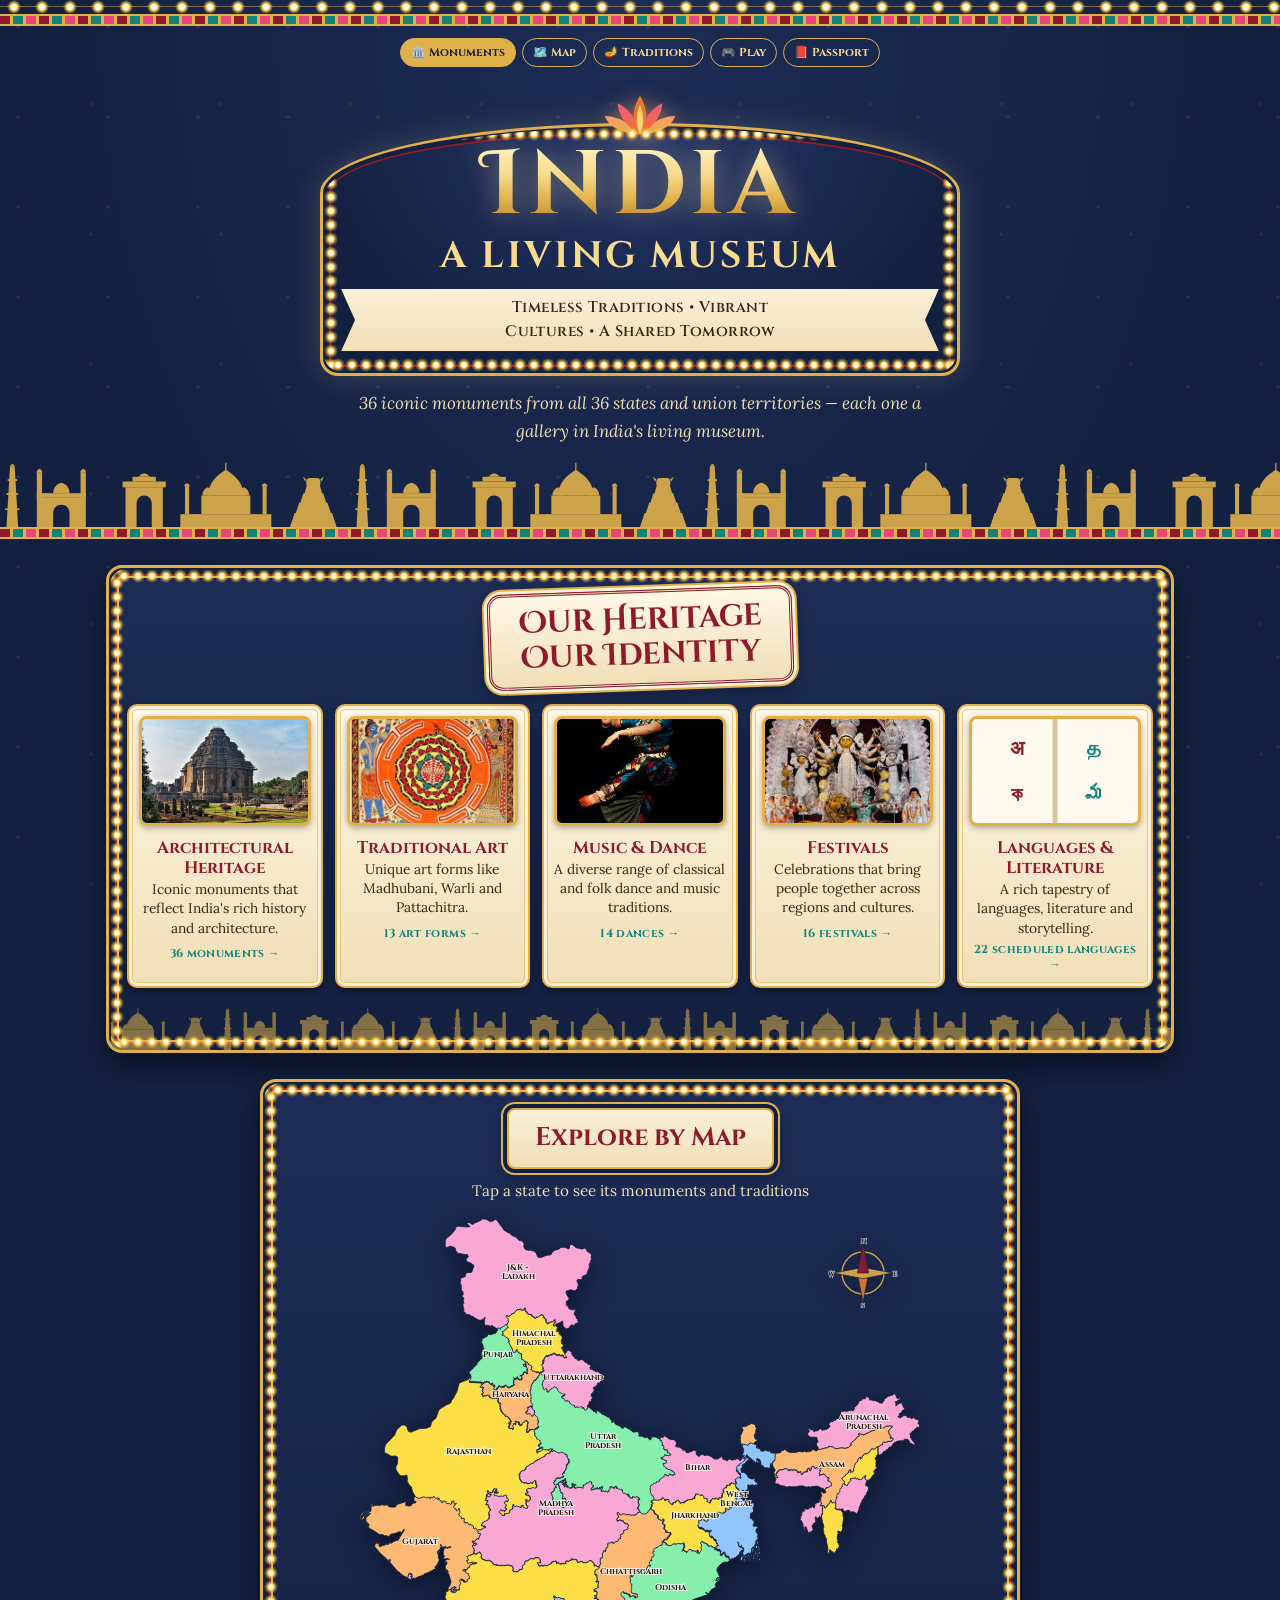
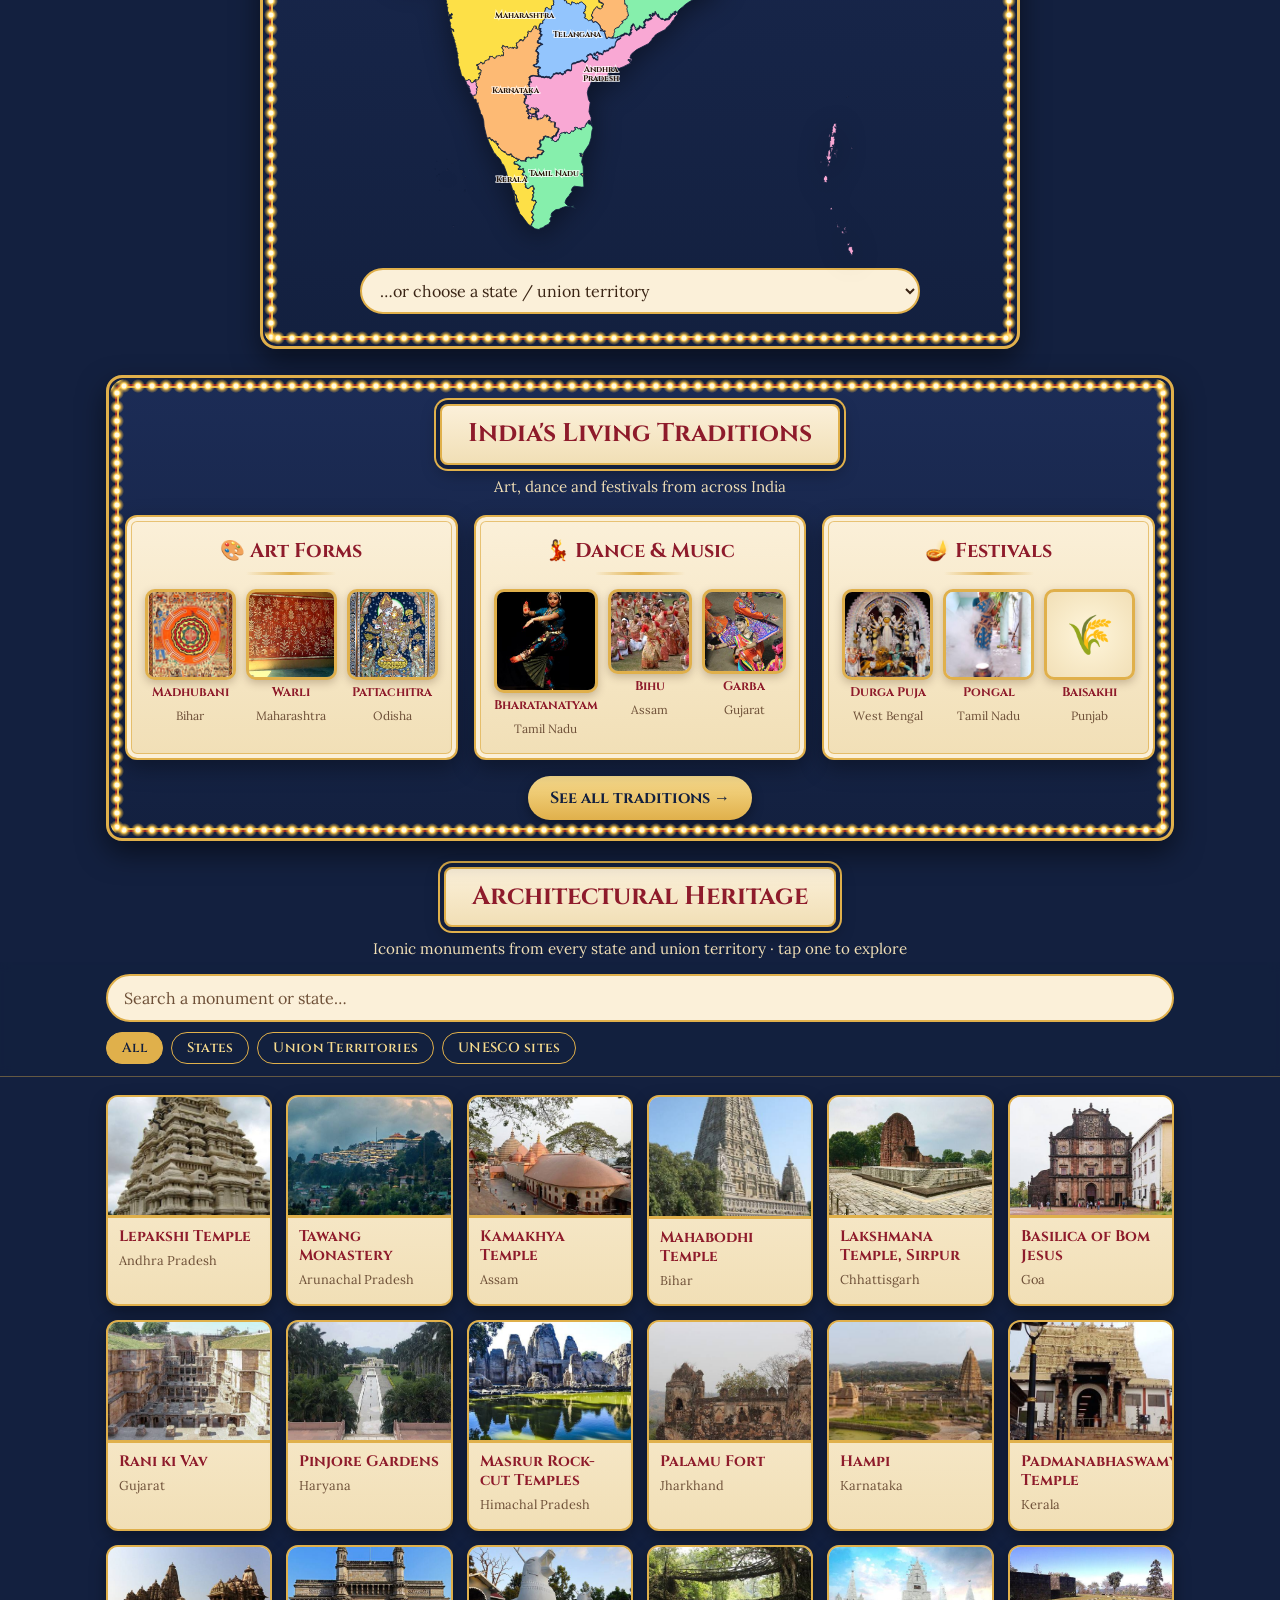
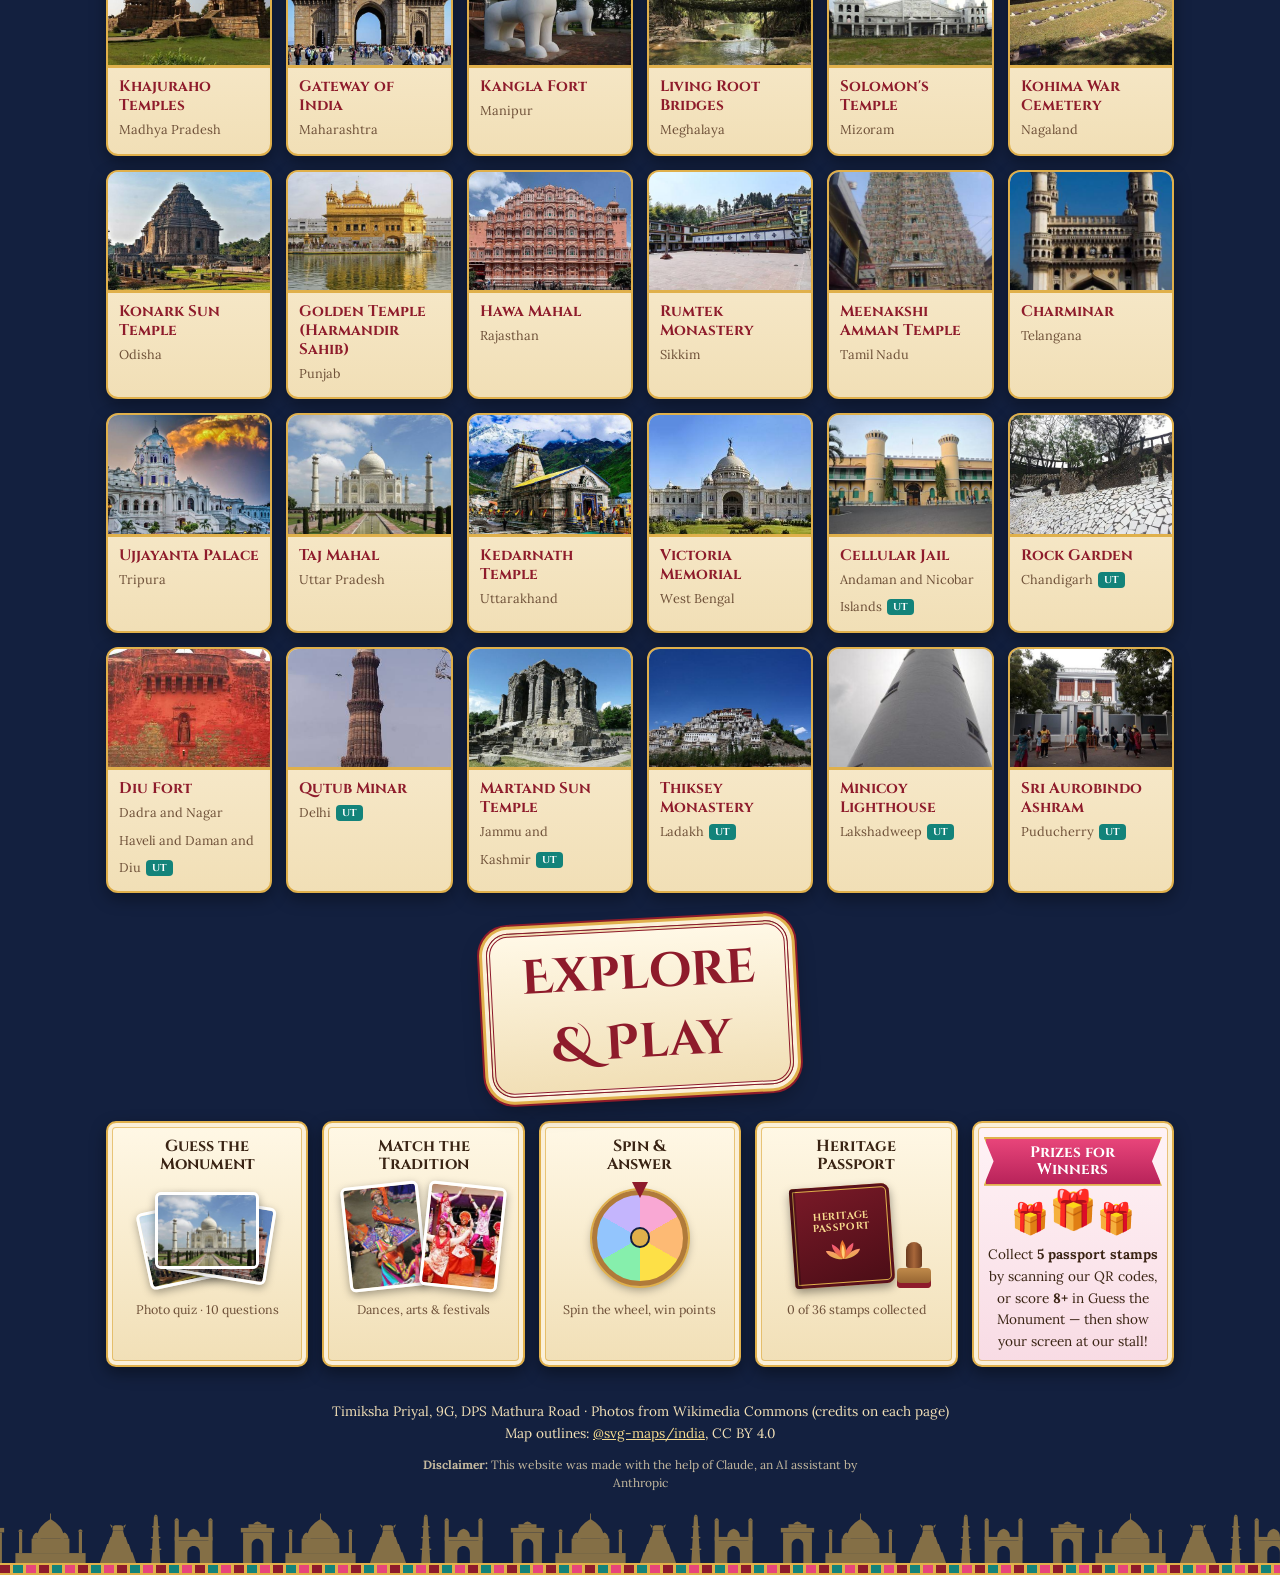
<file: index.html>
<!doctype html>
<html lang="en">
<head>
  <meta charset="utf-8">
  <meta name="viewport" content="width=device-width, initial-scale=1">
  <title>India · A Living Museum</title>
  <meta name="description" content="India – A Living Museum: famous monuments from every state and union territory, with photos, facts, a map and games. A school project by Timiksha Priyal, 9G, DPS Mathura Road.">
  <meta name="theme-color" content="#13203f">
  <link rel="preconnect" href="https://fonts.googleapis.com">
  <link rel="preconnect" href="https://fonts.gstatic.com" crossorigin>
  <link rel="stylesheet" href="https://fonts.googleapis.com/css2?family=Cinzel+Decorative:wght@700&family=Cinzel:wght@600;700&family=Lora:ital,wght@0,400;0,600;1,400&display=swap">
  <link rel="stylesheet" href="css/style.css">
</head>
<body>
  <div class="lights" aria-hidden="true"></div>
  <div class="band" aria-hidden="true"></div>
  <nav class="mainnav" id="nav" aria-label="Main"></nav>

  <header class="hero">
    <div class="wrap">
      <div class="title-arch lit">
        <img class="lotus" src="images/lotus.svg" alt="" width="80" height="48">
        <h1><span class="india">India</span><span class="museum">A Living Museum</span></h1>
        <div class="ribbon">Timeless Traditions • Vibrant Cultures •&nbsp;A&nbsp;Shared&nbsp;Tomorrow</div>
      </div>
      <p class="intro" id="intro">One famous monument from every state and union territory.</p>
    </div>
    <div class="skyline" aria-hidden="true"></div>
  </header>
  <div class="band" aria-hidden="true"></div>

  <!-- ===== Our Heritage, Our Identity (left panel of the exhibition board) ===== -->
  <section class="wrap" id="heritage">
    <div class="heritage-board lit">
      <h2 class="board-title">Our Heritage<br>Our Identity</h2>
      <div class="heritage-list">
        <a class="heritage-row" href="#monuments">
          <img src="images/thumbs/konark-sun-temple.jpg" alt="" width="480" height="360">
          <div><h3>Architectural Heritage</h3>
            <p>Iconic monuments that reflect India's rich history and architecture.</p>
            <span class="count" id="c-mon"></span></div>
        </a>
        <a class="heritage-row" href="traditions.html#art">
          <img src="images/traditions/thumbs/madhubani.jpg" alt="" width="480" height="360">
          <div><h3>Traditional Art</h3>
            <p>Unique art forms like Madhubani, Warli and Pattachitra.</p>
            <span class="count" id="c-art"></span></div>
        </a>
        <a class="heritage-row" href="traditions.html#dance">
          <img src="images/traditions/thumbs/bharatanatyam.jpg" alt="" width="480" height="360">
          <div><h3>Music &amp; Dance</h3>
            <p>A diverse range of classical and folk dance and music traditions.</p>
            <span class="count" id="c-dance"></span></div>
        </a>
        <a class="heritage-row" href="traditions.html#festivals">
          <img src="images/traditions/thumbs/durga-puja.jpg" alt="" width="480" height="360">
          <div><h3>Festivals</h3>
            <p>Celebrations that bring people together across regions and cultures.</p>
            <span class="count" id="c-fest"></span></div>
        </a>
        <a class="heritage-row" href="traditions.html#languages">
          <div class="book-art" aria-hidden="true"><span lang="hi">अ</span><span lang="ta">த</span><span lang="bn">ক</span><span lang="te">మ</span></div>
          <div><h3>Languages &amp; Literature</h3>
            <p>A rich tapestry of languages, literature and storytelling.</p>
            <span class="count">22 scheduled languages →</span></div>
        </a>
      </div>
      <div class="skyline board-skyline" aria-hidden="true"></div>
    </div>
  </section>

  <!-- ===== Map ===== -->
  <section class="wrap" id="map">
   <div class="board-frame lit">
    <h2 class="plaque">Explore by Map</h2>
    <p class="plaque-sub">Tap a state to see its monuments and traditions</p>
    <div class="map-box">
      <svg id="india" role="group" aria-label="Map of India — tap a state"></svg>
      <svg class="compass" viewBox="0 0 100 100" aria-hidden="true">
        <circle cx="50" cy="50" r="30" fill="none" stroke="#e0b04b" stroke-width="2"/>
        <path d="M50 8 58 50 50 92 42 50Z" fill="#e8772e"/><path d="M8 50 50 42 92 50 50 58Z" fill="#e0b04b"/>
        <path d="M50 8 58 50H42Z" fill="#8e1b2b"/>
        <g font-family="Cinzel, serif" font-weight="700" font-size="12" fill="#f8dc8e" text-anchor="middle">
          <text x="50" y="7">N</text><text x="50" y="100">S</text><text x="96" y="54">E</text><text x="4" y="54">W</text>
        </g>
      </svg>
    </div>
    <select class="map-pick" id="pick" aria-label="Choose a state or union territory">
      <option value="">…or choose a state / union territory</option>
    </select>
    <div class="map-info" id="info" aria-live="polite"></div>
   </div>
  </section>

  <!-- ===== Living traditions preview (same picks as the exhibition board) ===== -->
  <section class="wrap" id="traditions">
   <div class="board-frame lit">
    <h2 class="plaque">India's Living Traditions</h2>
    <p class="plaque-sub">Art, dance and festivals from across India</p>
    <div class="trad-preview" id="trad-preview"></div>
    <div class="center" style="margin-top:16px"><a class="btn" href="traditions.html">See all traditions →</a></div>
   </div>
  </section>

  <!-- ===== Monument list ===== -->
  <h2 class="plaque" id="monuments">Architectural Heritage</h2>
  <p class="plaque-sub">Iconic monuments from every state and union territory · tap one to explore</p>

  <div class="monument-area">
  <div class="tools">
    <div class="wrap">
      <input id="search" class="search" type="search" placeholder="Search a monument or state…" aria-label="Search monuments">
      <div class="chips" role="group" aria-label="Filter">
        <button class="chip" data-filter="all" aria-pressed="true">All</button>
        <button class="chip" data-filter="State" aria-pressed="false">States</button>
        <button class="chip" data-filter="Union Territory" aria-pressed="false">Union Territories</button>
        <button class="chip" data-filter="unesco" aria-pressed="false">UNESCO sites</button>
      </div>
    </div>
  </div>

  <main class="wrap" id="list"></main>
  </div>

  <section class="wrap play-section" id="play"></section>

  <footer>
    <div class="wrap">
      Timiksha Priyal, 9G, DPS Mathura Road · Photos from Wikimedia Commons (credits on each page)<br>
      Map outlines: <a href="https://github.com/VictorCazanave/svg-maps">@svg-maps/india</a>, CC BY 4.0
    </div>
    <div class="wrap"><p class="disclaimer"><b>Disclaimer:</b> This website was made with the help of Claude, an AI assistant by Anthropic</p></div>
    <div class="skyline" aria-hidden="true"></div>
    <div class="band" aria-hidden="true"></div>
  </footer>

  <script src="js/config.js"></script>
  <script src="js/data.js"></script>
  <script src="js/traditions.js"></script>
  <script src="js/tradition-credits.js"></script>
  <script src="js/india-map.js"></script>
  <script src="js/common.js"></script>
  <script>
    renderNav("home");
    renderPlaySection(document.getElementById("play"));

    // live counts on the "Our Heritage, Our Identity" panel
    const kindCount = k => TRADITIONS.filter(t => t.kind === k).length;
    document.getElementById("c-mon").textContent = `${MONUMENTS.length} monuments →`;
    document.getElementById("c-art").textContent = `${kindCount("Art & Craft")} art forms →`;
    document.getElementById("c-dance").textContent = `${kindCount("Dance")} dances →`;
    document.getElementById("c-fest").textContent = `${kindCount("Festival")} festivals →`;

    // ---------------- Monument list ----------------
    const list = document.getElementById("list");
    const search = document.getElementById("search");
    let filter = "all";

    const states = new Set(MONUMENTS.map(m => m.state));
    document.getElementById("intro").textContent =
      `${MONUMENTS.length} iconic monuments from all ${states.size} states and union territories — each one a gallery in India's living museum.`;

    function render() {
      const q = search.value.trim().toLowerCase();
      const shown = MONUMENTS.filter(m =>
        (filter === "all" || m.region === filter || (filter === "unesco" && m.unesco.startsWith("Yes"))) &&
        (!q || (m.name + " " + m.state + " " + m.location).toLowerCase().includes(q)));

      // sorted by state name, states first, then union territories
      shown.sort((a, b) => (a.region === b.region ? 0 : a.region === "State" ? -1 : 1) || a.state.localeCompare(b.state));

      list.innerHTML = shown.length ? `<div class="grid">${shown.map(m => `
        <a class="card" href="monument.html?id=${encodeURIComponent(m.id)}">
          <img src="${thumbOf(esc(m.id))}" alt="${esc(m.name)}" loading="lazy" width="480" height="360">
          <div><strong>${esc(m.name)}</strong><span>${esc(m.state)}</span>${m.region === "Union Territory" ? '<span class="ut">UT</span>' : ""}</div>
        </a>`).join("")}</div>`
        : `<p class="empty">No monuments match “${esc(search.value)}”.</p>`;
    }

    search.addEventListener("input", render);
    document.querySelectorAll(".chip").forEach(b => b.addEventListener("click", () => {
      filter = b.dataset.filter;
      document.querySelectorAll(".chip").forEach(x => x.setAttribute("aria-pressed", x === b));
      render();
    }));
    render();

    // ---------------- Map ----------------
    const NS = "http://www.w3.org/2000/svg";
    const svg = document.getElementById("india");
    const info = document.getElementById("info");
    const pick = document.getElementById("pick");
    const PALETTE = ["#f9a8d4", "#fdba74", "#fde047", "#86efac", "#93c5fd", "#c4b5fd", "#5eead4", "#fca5a5", "#bef264"];
    svg.setAttribute("viewBox", INDIA_MAP.viewBox);

    const shapes = INDIA_MAP.regions.map(r => {
      const p = document.createElementNS(NS, "path");
      p.setAttribute("d", r.path);
      p.setAttribute("tabindex", "0");
      p.setAttribute("role", "button");
      p.setAttribute("aria-label", r.name);
      const t = document.createElementNS(NS, "title");
      t.textContent = r.name;
      p.append(t);
      p.addEventListener("click", () => select(r.states, r.name));
      p.addEventListener("keydown", e => { if (e.key === "Enter" || e.key === " ") { e.preventDefault(); select(r.states, r.name); } });
      svg.append(p);
      return { r, p, box: p.getBBox() };
    });

    // colour neighbours differently (boxes that touch count as neighbours)
    const touch = (a, b) => a.x <= b.x + b.width + 2 && b.x <= a.x + a.width + 2 && a.y <= b.y + b.height + 2 && b.y <= a.y + a.height + 2;
    shapes.forEach((s, i) => {
      const used = new Set(shapes.slice(0, i).filter(o => touch(s.box, o.box)).map(o => o.colour));
      s.colour = PALETTE.find(c => !used.has(c)) || PALETTE[i % PALETTE.length];
      s.p.setAttribute("fill", s.colour);
    });

    // names on the bigger states (not on UTs made of scattered pieces — their centre falls elsewhere)
    const SCATTERED = ["Puducherry", "Andaman and Nicobar Islands", "Lakshadweep", "Dadra and Nagar Haveli", "Daman and Diu"];
    shapes.filter(s => s.box.width * s.box.height > 1900 && s.box.width > 38 && !SCATTERED.includes(s.r.name)).forEach(s => {
      const text = document.createElementNS(NS, "text");
      const words = s.r.name.split(" ");
      const lines = words.length > 1 && s.r.name.length > 10 ? [words.slice(0, Math.ceil(words.length / 2)).join(" "), words.slice(Math.ceil(words.length / 2)).join(" ")] : [s.r.name];
      const cx = s.box.x + s.box.width / 2, cy = s.box.y + s.box.height / 2;
      lines.forEach((line, k) => {
        const ts = document.createElementNS(NS, "tspan");
        ts.setAttribute("x", cx);
        ts.setAttribute("y", cy + (k - (lines.length - 1) / 2) * 10);
        ts.textContent = line;
        text.append(ts);
      });
      svg.append(text);
    });

    // dropdown with every state / UT
    [...states].sort().forEach(s => pick.add(new Option(s, s)));
    pick.addEventListener("change", () => pick.value && select([pick.value], pick.value, true));

    function select(stateList, label, fromPicker) {
      shapes.forEach(s => s.p.classList.toggle("sel", s.r.states.some(x => stateList.includes(x))));
      if (!fromPicker) pick.value = stateList.length === 1 ? stateList[0] : "";
      const mons = MONUMENTS.filter(m => stateList.includes(m.state));
      const trads = TRADITIONS.filter(t => stateList.includes(t.state));
      info.innerHTML = `
        <div class="panel">
          <h2>${esc(label)}</h2>
          ${mons.map(m => `
            <a class="mini" href="monument.html?id=${encodeURIComponent(m.id)}">
              <img src="${thumbOf(esc(m.id))}" alt="" width="84" height="63">
              <div><strong>${esc(m.name)}</strong><span>${esc(m.state)} · tap to explore →</span></div>
            </a>`).join("")}
          ${trads.length ? `<p style="margin:10px 0 0"><a href="traditions.html" style="font-family:var(--display);font-weight:700;color:var(--teal)">Living traditions:</a>
            ${trads.map(t => `${t.icon} ${esc(t.name)}`).join(" · ")}</p>` : ""}
        </div>`;
    }

    // ---------------- Living traditions preview ----------------
    const PREVIEW = [
      ["🎨 Art Forms", ["madhubani", "warli", "pattachitra"]],
      ["💃 Dance & Music", ["bharatanatyam", "bihu-dance", "garba"]],
      ["🪔 Festivals", ["durga-puja", "pongal", "baisakhi"]]
    ];
    const hasPhoto = id => typeof TRADITION_CREDITS !== "undefined" && TRADITION_CREDITS[id];
    document.getElementById("trad-preview").innerHTML = PREVIEW.map(([title, ids]) => `
      <div class="panel" style="margin:0">
        <h2>${title}</h2>
        <div class="trad-three">${ids.map(id => TRADITIONS.find(t => t.id === id)).filter(Boolean).map(t => `
          <a class="trad" href="traditions.html?t=${encodeURIComponent(t.id)}">
            ${hasPhoto(t.id) ? `<img src="images/traditions/thumbs/${esc(t.id)}.jpg" alt="${esc(t.name)}" loading="lazy" width="480" height="360">`
                             : `<div class="trad-icon" aria-hidden="true">${t.icon}</div>`}
            <strong>${esc(t.name.replace(/ (painting|dance)$/, ""))}</strong><span>${esc(t.state)}</span>
          </a>`).join("")}
        </div>
      </div>`).join("");

    // traditions.html links here as index.html?state=Kerala#map
    const wanted = new URLSearchParams(location.search).get("state");
    if (wanted && states.has(wanted)) select([wanted], wanted);
    if (location.hash === "#map") document.getElementById("map").scrollIntoView();
  </script>
</body>
</html>
</file>
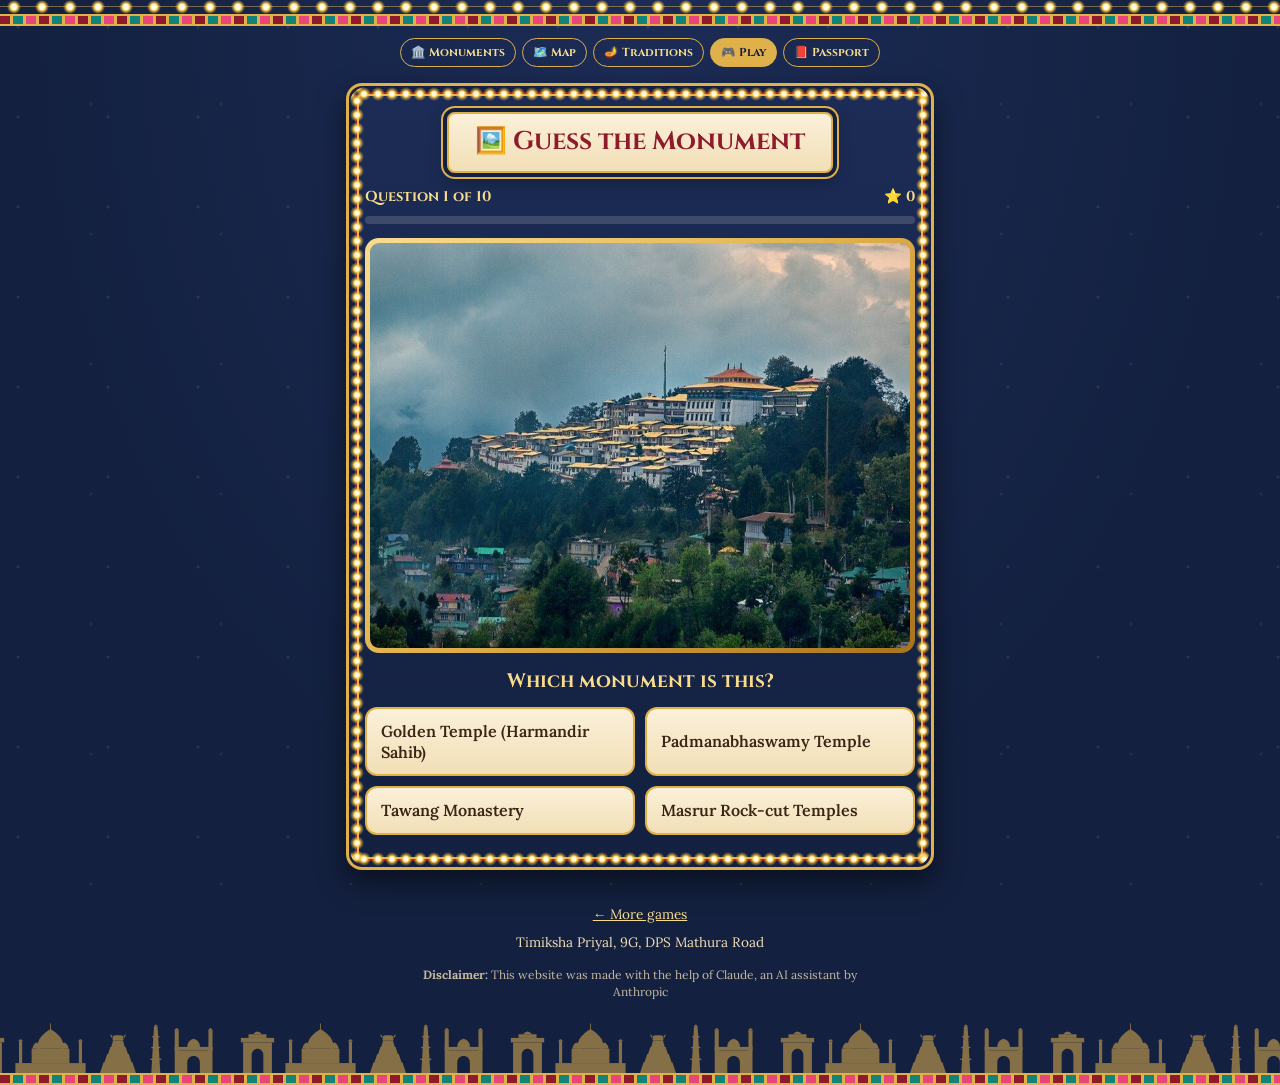
<file: guess.html>
<!doctype html>
<html lang="en">
<head>
  <meta charset="utf-8">
  <meta name="viewport" content="width=device-width, initial-scale=1">
  <title>Guess the Monument · India, A Living Museum</title>
  <meta name="theme-color" content="#13203f">
  <link rel="preconnect" href="https://fonts.googleapis.com">
  <link rel="preconnect" href="https://fonts.gstatic.com" crossorigin>
  <link rel="stylesheet" href="https://fonts.googleapis.com/css2?family=Cinzel+Decorative:wght@700&family=Cinzel:wght@600;700&family=Lora:ital,wght@0,400;0,600;1,400&display=swap">
  <link rel="stylesheet" href="css/style.css">
</head>
<body>
  <div class="lights" aria-hidden="true"></div>
  <div class="band" aria-hidden="true"></div>
  <nav class="mainnav" id="nav" aria-label="Main"></nav>

  <main class="wrap game">
   <div class="board-frame lit" style="margin-top:16px">
    <h1 class="plaque">🖼️ Guess the Monument</h1>
    <div id="game" aria-live="polite"></div>
   </div>
  </main>

  <footer>
    <div class="wrap"><a href="play.html">← More games</a></div>
    <div class="wrap made-by">Timiksha Priyal, 9G, DPS Mathura Road</div>
    <div class="wrap"><p class="disclaimer"><b>Disclaimer:</b> This website was made with the help of Claude, an AI assistant by Anthropic</p></div>
    <div class="skyline" aria-hidden="true"></div>
    <div class="band" aria-hidden="true"></div>
  </footer>

  <script src="js/data.js"></script>
  <script src="js/image-credits.js"></script>
  <script src="js/common.js"></script>
  <script>
    renderNav("play");
    const ROUNDS = 10, WIN = 8;
    const box = document.getElementById("game");
    let questions, round, score;

    function start() {
      questions = sample(MONUMENTS, ROUNDS);
      round = 0; score = 0;
      ask();
    }

    function ask() {
      const m = questions[round];
      // 3 wrong answers, from other states so it is fair
      const wrong = sample(MONUMENTS.filter(x => x.state !== m.state), 3);
      const options = shuffle([m, ...wrong]);
      const next = questions[round + 1];
      if (next) new Image().src = photoOf(next.id);   // load the next photo early

      box.innerHTML = `
        <div class="scorebar"><span>Question ${round + 1} of ${ROUNDS}</span><span>⭐ ${score}</span></div>
        <div class="progress"><i style="width:${(round / ROUNDS) * 100}%"></i></div>
        <div class="quiz-photo"><img src="${photoOf(esc(m.id))}" alt="Which monument is this?" width="960" height="720"></div>
        <p class="question">Which monument is this?</p>
        <div class="options">${options.map(o => `<button class="opt" data-id="${esc(o.id)}">${esc(o.name)}</button>`).join("")}</div>
        <div class="feedback" id="fb"></div>`;

      box.querySelectorAll(".opt").forEach(b => b.addEventListener("click", () => answer(b, m)));
    }

    function answer(button, m) {
      const right = button.dataset.id === m.id;
      if (right) score++;
      box.querySelectorAll(".opt").forEach(b => {
        b.disabled = true;
        if (b.dataset.id === m.id) b.classList.add("correct");
      });
      if (!right) button.classList.add("wrong");
      const fact = m.facts[Math.floor(Math.random() * m.facts.length)];
      document.getElementById("fb").innerHTML = `
        <div class="panel">
          <h2>${right ? "✅ Correct!" : "❌ Not quite!"}</h2>
          <p style="margin:0 0 6px">This is <b>${esc(m.name)}</b> in <b>${esc(m.state)}</b>.</p>
          <p style="margin:0">💡 ${esc(fact)}</p>
        </div>
        <div class="center"><button class="btn" id="next">${round + 1 < ROUNDS ? "Next question →" : "See my score"}</button></div>`;
      document.getElementById("next").addEventListener("click", () => {
        round++;
        round < ROUNDS ? ask() : finish();
        window.scrollTo({ top: 0, behavior: "smooth" });
      });
    }

    function finish() {
      const best = Math.max(score, store.get("ilm-guess-best", 0));
      store.set("ilm-guess-best", best);
      const stars = score >= 9 ? 3 : score >= 6 ? 2 : score >= 3 ? 1 : 0;
      box.innerHTML = `
        <div class="panel result" style="margin-top:16px">
          <div class="stars">${"⭐".repeat(stars)}${"☆".repeat(3 - stars)}</div>
          <div class="score" style="color:var(--maroon)">${score} / ${ROUNDS}</div>
          <p>${score >= WIN ? "Amazing — you really know India's monuments!" : score >= 5 ? "Well done! Explore more monuments and try again." : "Good try! Read about the monuments and play again."}</p>
          <p style="margin:0;color:var(--ink-soft)">Your best score: ${best} / ${ROUNDS}</p>
        </div>
        ${score >= WIN ? `<div class="prize"><strong>🎁 You're a winner!</strong>Show this screen at our stall to claim your prize.</div>` : ""}
        <div class="center" style="margin-top:16px">
          <button class="btn" id="again">Play again</button>
          <a class="btn secondary" href="play.html">More games</a>
        </div>`;
      document.getElementById("again").addEventListener("click", start);
    }

    start();
  </script>
</body>
</html>
</file>
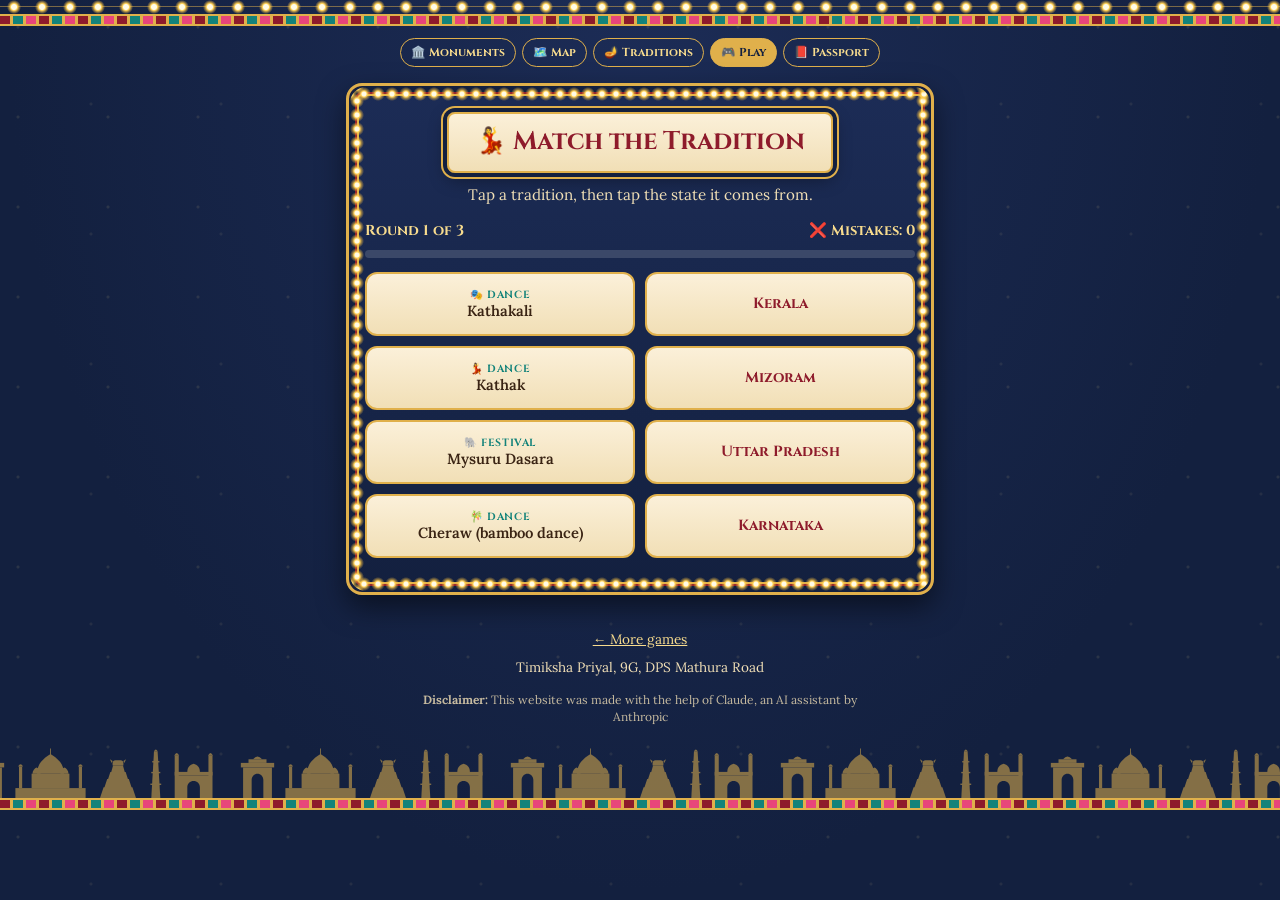
<file: match.html>
<!doctype html>
<html lang="en">
<head>
  <meta charset="utf-8">
  <meta name="viewport" content="width=device-width, initial-scale=1">
  <title>Match the Tradition · India, A Living Museum</title>
  <meta name="theme-color" content="#13203f">
  <link rel="preconnect" href="https://fonts.googleapis.com">
  <link rel="preconnect" href="https://fonts.gstatic.com" crossorigin>
  <link rel="stylesheet" href="https://fonts.googleapis.com/css2?family=Cinzel+Decorative:wght@700&family=Cinzel:wght@600;700&family=Lora:ital,wght@0,400;0,600;1,400&display=swap">
  <link rel="stylesheet" href="css/style.css">
</head>
<body>
  <div class="lights" aria-hidden="true"></div>
  <div class="band" aria-hidden="true"></div>
  <nav class="mainnav" id="nav" aria-label="Main"></nav>

  <main class="wrap game">
   <div class="board-frame lit" style="margin-top:16px">
    <h1 class="plaque">💃 Match the Tradition</h1>
    <p class="plaque-sub">Tap a tradition, then tap the state it comes from.</p>
    <div id="game" aria-live="polite"></div>
   </div>
  </main>

  <footer>
    <div class="wrap"><a href="play.html">← More games</a></div>
    <div class="wrap made-by">Timiksha Priyal, 9G, DPS Mathura Road</div>
    <div class="wrap"><p class="disclaimer"><b>Disclaimer:</b> This website was made with the help of Claude, an AI assistant by Anthropic</p></div>
    <div class="skyline" aria-hidden="true"></div>
    <div class="band" aria-hidden="true"></div>
  </footer>

  <script src="js/data.js"></script>
  <script src="js/traditions.js"></script>
  <script src="js/common.js"></script>
  <script>
    renderNav("play");
    const ROUNDS = 3, PAIRS = 4;
    const box = document.getElementById("game");
    let round, mistakes, matched, picked;

    // 4 traditions, each from a different state
    function pickPairs() {
      const chosen = [];
      for (const t of shuffle(TRADITIONS)) {
        if (!chosen.some(c => c.state === t.state)) chosen.push(t);
        if (chosen.length === PAIRS) break;
      }
      return chosen;
    }

    function start() { round = 0; mistakes = 0; play(); }

    function play() {
      const pairs = pickPairs();
      matched = 0; picked = null;
      box.innerHTML = `
        <div class="scorebar"><span>Round ${round + 1} of ${ROUNDS}</span><span>❌ Mistakes: <b id="mis">${mistakes}</b></span></div>
        <div class="progress"><i style="width:${(round / ROUNDS) * 100}%"></i></div>
        <div class="match">
          <div class="col">${shuffle(pairs).map(t => `
            <button class="tile" data-side="trad" data-state="${esc(t.state)}"><small>${t.icon} ${esc(t.kind)}</small>${esc(t.name)}</button>`).join("")}
          </div>
          <div class="col">${shuffle(pairs).map(t => `
            <button class="tile state" data-side="state" data-state="${esc(t.state)}">${esc(t.state)}</button>`).join("")}
          </div>
        </div>
        <div id="after" style="margin-top:16px"></div>`;
      box.querySelectorAll(".tile").forEach(b => b.addEventListener("click", () => tap(b)));
    }

    function tap(b) {
      if (b.classList.contains("done")) return;
      if (!picked || picked.dataset.side === b.dataset.side) {
        // first pick (or change of mind on the same side)
        if (picked) picked.classList.remove("picked");
        picked = b; b.classList.add("picked");
        return;
      }
      const a = picked;
      a.classList.remove("picked");
      picked = null;
      if (a.dataset.state === b.dataset.state) {
        a.classList.add("done"); b.classList.add("done");
        matched++;
        if (matched === PAIRS) roundDone();
      } else {
        mistakes++;
        document.getElementById("mis").textContent = mistakes;
        [a, b].forEach(x => { x.classList.remove("shake"); void x.offsetWidth; x.classList.add("shake"); });
      }
    }

    function roundDone() {
      const last = round + 1 === ROUNDS;
      document.getElementById("after").innerHTML =
        `<div class="center"><button class="btn" id="next">${last ? "See my result" : "Next round →"}</button></div>`;
      document.getElementById("next").addEventListener("click", () => { round++; last ? finish() : play(); });
    }

    function finish() {
      const stars = mistakes === 0 ? 3 : mistakes <= 3 ? 2 : mistakes <= 6 ? 1 : 0;
      box.innerHTML = `
        <div class="panel result" style="margin-top:16px">
          <div class="stars">${"⭐".repeat(stars)}${"☆".repeat(3 - stars)}</div>
          <div class="score" style="color:var(--maroon)">${ROUNDS * PAIRS} matched</div>
          <p>${mistakes === 0 ? "Perfect — not a single mistake!" : `You made ${mistakes} mistake${mistakes === 1 ? "" : "s"}.`}
             India has so many living traditions — every state has its own dances, arts and festivals.</p>
        </div>
        <div class="center" style="margin-top:16px">
          <button class="btn" id="again">Play again</button>
          <a class="btn secondary" href="play.html">More games</a>
        </div>`;
      document.getElementById("again").addEventListener("click", start);
    }

    start();
  </script>
</body>
</html>
</file>
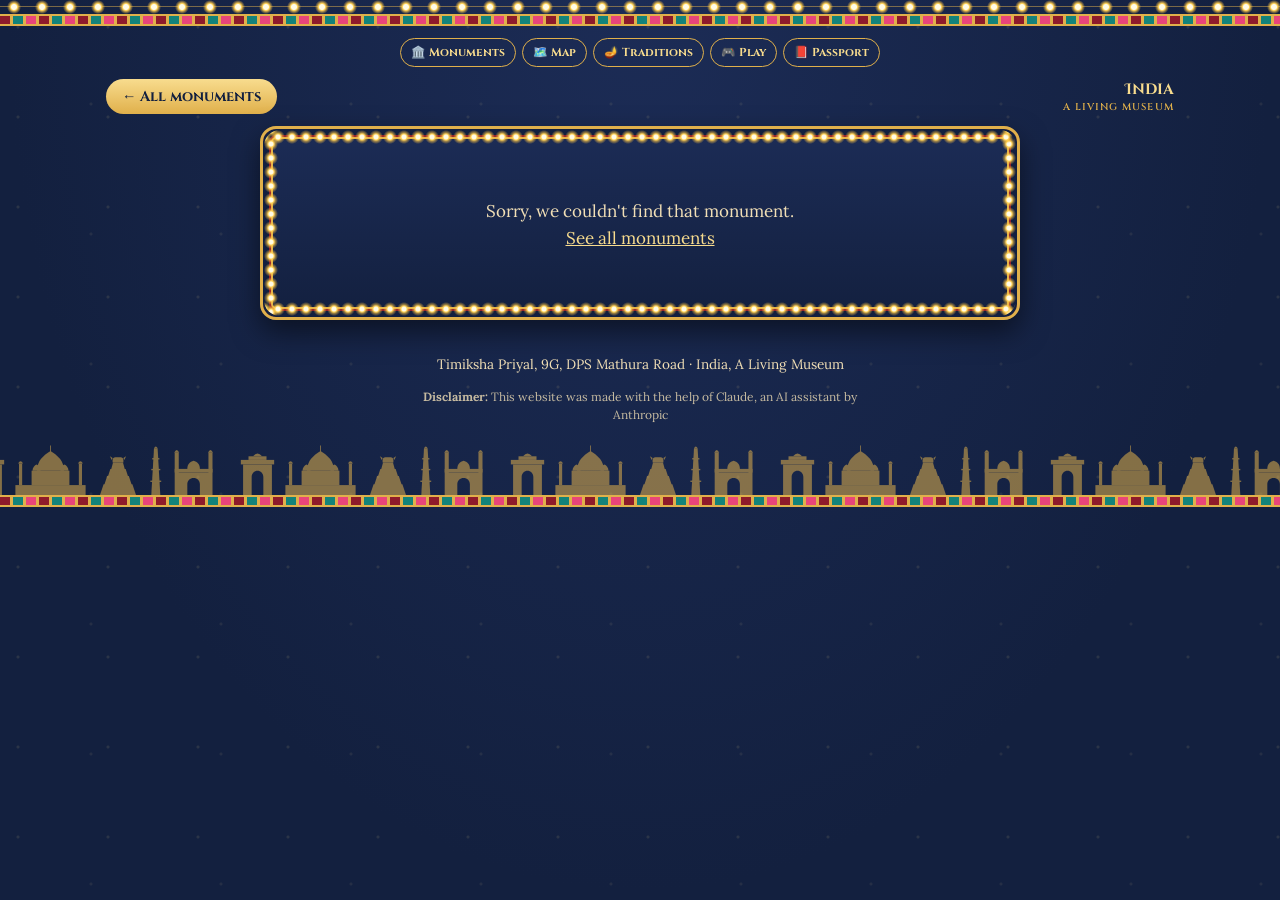
<file: monument.html>
<!doctype html>
<html lang="en">
<head>
  <meta charset="utf-8">
  <meta name="viewport" content="width=device-width, initial-scale=1">
  <title>Monument · India, A Living Museum</title>
  <meta name="theme-color" content="#13203f">
  <link rel="preconnect" href="https://fonts.googleapis.com">
  <link rel="preconnect" href="https://fonts.gstatic.com" crossorigin>
  <link rel="stylesheet" href="https://fonts.googleapis.com/css2?family=Cinzel+Decorative:wght@700&family=Cinzel:wght@600;700&family=Lora:ital,wght@0,400;0,600;1,400&display=swap">
  <link rel="stylesheet" href="css/style.css">
</head>
<body>
  <div class="lights" aria-hidden="true"></div>
  <div class="band" aria-hidden="true"></div>
  <nav class="mainnav" id="nav" aria-label="Main"></nav>
  <div class="wrap">
    <nav class="topbar">
      <a class="back" href="index.html">← All monuments</a>
      <a class="brand" href="index.html">India<small>A Living Museum</small></a>
    </nav>
    <div class="board-frame lit">
      <main id="page"></main>
    </div>
  </div>
  <footer>
    <div class="wrap">Timiksha Priyal, 9G, DPS Mathura Road · India, A Living Museum</div>
    <div class="wrap"><p class="disclaimer"><b>Disclaimer:</b> This website was made with the help of Claude, an AI assistant by Anthropic</p></div>
    <div class="skyline" aria-hidden="true"></div>
    <div class="band" aria-hidden="true"></div>
  </footer>

  <script src="js/config.js"></script>
  <script src="js/data.js"></script>
  <script src="js/image-credits.js"></script>
  <script src="js/common.js"></script>
  <script>
    renderNav("");
    const page = document.getElementById("page");
    const id = new URLSearchParams(location.search).get("id");
    const i = MONUMENTS.findIndex(m => m.id === id);

    if (i < 0) {
      page.innerHTML = `<p class="empty">Sorry, we couldn't find that monument.<br><a href="index.html">See all monuments</a></p>`;
    } else {
      const m = MONUMENTS[i];
      const img = (typeof IMAGE_CREDITS !== "undefined" && IMAGE_CREDITS[m.id]) || null;
      const prev = MONUMENTS[(i - 1 + MONUMENTS.length) % MONUMENTS.length];
      const next = MONUMENTS[(i + 1) % MONUMENTS.length];
      const isUnesco = m.unesco.startsWith("Yes");

      // Heritage Passport stamp for visiting this monument
      const isNew = Passport.stamp(m.id);
      const got = Passport.count(), goal = prizeGoal();
      const stampMsg = isNew
        ? `<b>Passport stamp collected!</b> You have ${got} of ${MONUMENTS.length}.`
        : `<b>Already stamped.</b> You have ${got} of ${MONUMENTS.length} stamps.`;
      const prizeMsg = got >= goal ? " 🎁 You've won a prize — open your passport!" : ` Collect ${goal - got} more to win a prize!`;
      document.title = `${m.name} · India, A Living Museum`;

      const row = (label, value) => `<div><dt>${label}</dt><dd>${esc(value)}</dd></div>`;

      page.innerHTML = `
        ${img ? `
          <figure class="photo" style="margin-top:0;margin-bottom:0">
            <img src="${esc(img.file)}" alt="${esc(m.name)}" width="960" height="720">
          </figure>
          <p class="credit">Photo: ${esc(img.artist)} ·
            <a href="${esc(img.page)}" target="_blank" rel="noopener">${esc(img.license)}</a>, via Wikimedia Commons</p>` : ""}

        <h1 class="title">${esc(m.name)}</h1>
        <p class="where">
          <span class="badge">${esc(m.state)}${m.region === "Union Territory" ? " (UT)" : ""}</span>
          ${isUnesco ? `<span class="badge unesco">UNESCO World Heritage</span>` : ""}
        </p>

        <a class="stamp-toast" href="passport.html">
          <span class="ico" aria-hidden="true">📕</span><span>${stampMsg}${prizeMsg}</span>
        </a>

        <section class="panel">
          <h2>🏛️ Fundamental Facts</h2>
          <dl class="facts-table">
            ${row("Location", m.location + ", " + m.state)}
            ${row("Built by", m.builtBy)}
            ${row("When", m.period)}
            ${row("Architectural style", m.style)}
            ${row("UNESCO World Heritage", m.unesco)}
          </dl>
        </section>

        <section class="panel">
          <h2>🪔 Interesting Facts</h2>
          <ol class="fun">${m.facts.map(f => `<li>${esc(f)}</li>`).join("")}</ol>
        </section>

        <nav class="pager" aria-label="More monuments">
          <a href="monument.html?id=${encodeURIComponent(prev.id)}"><small>← Previous</small>${esc(prev.name)}</a>
          <a class="next" href="monument.html?id=${encodeURIComponent(next.id)}"><small>Next →</small>${esc(next.name)}</a>
        </nav>`;
    }
  </script>
</body>
</html>
</file>
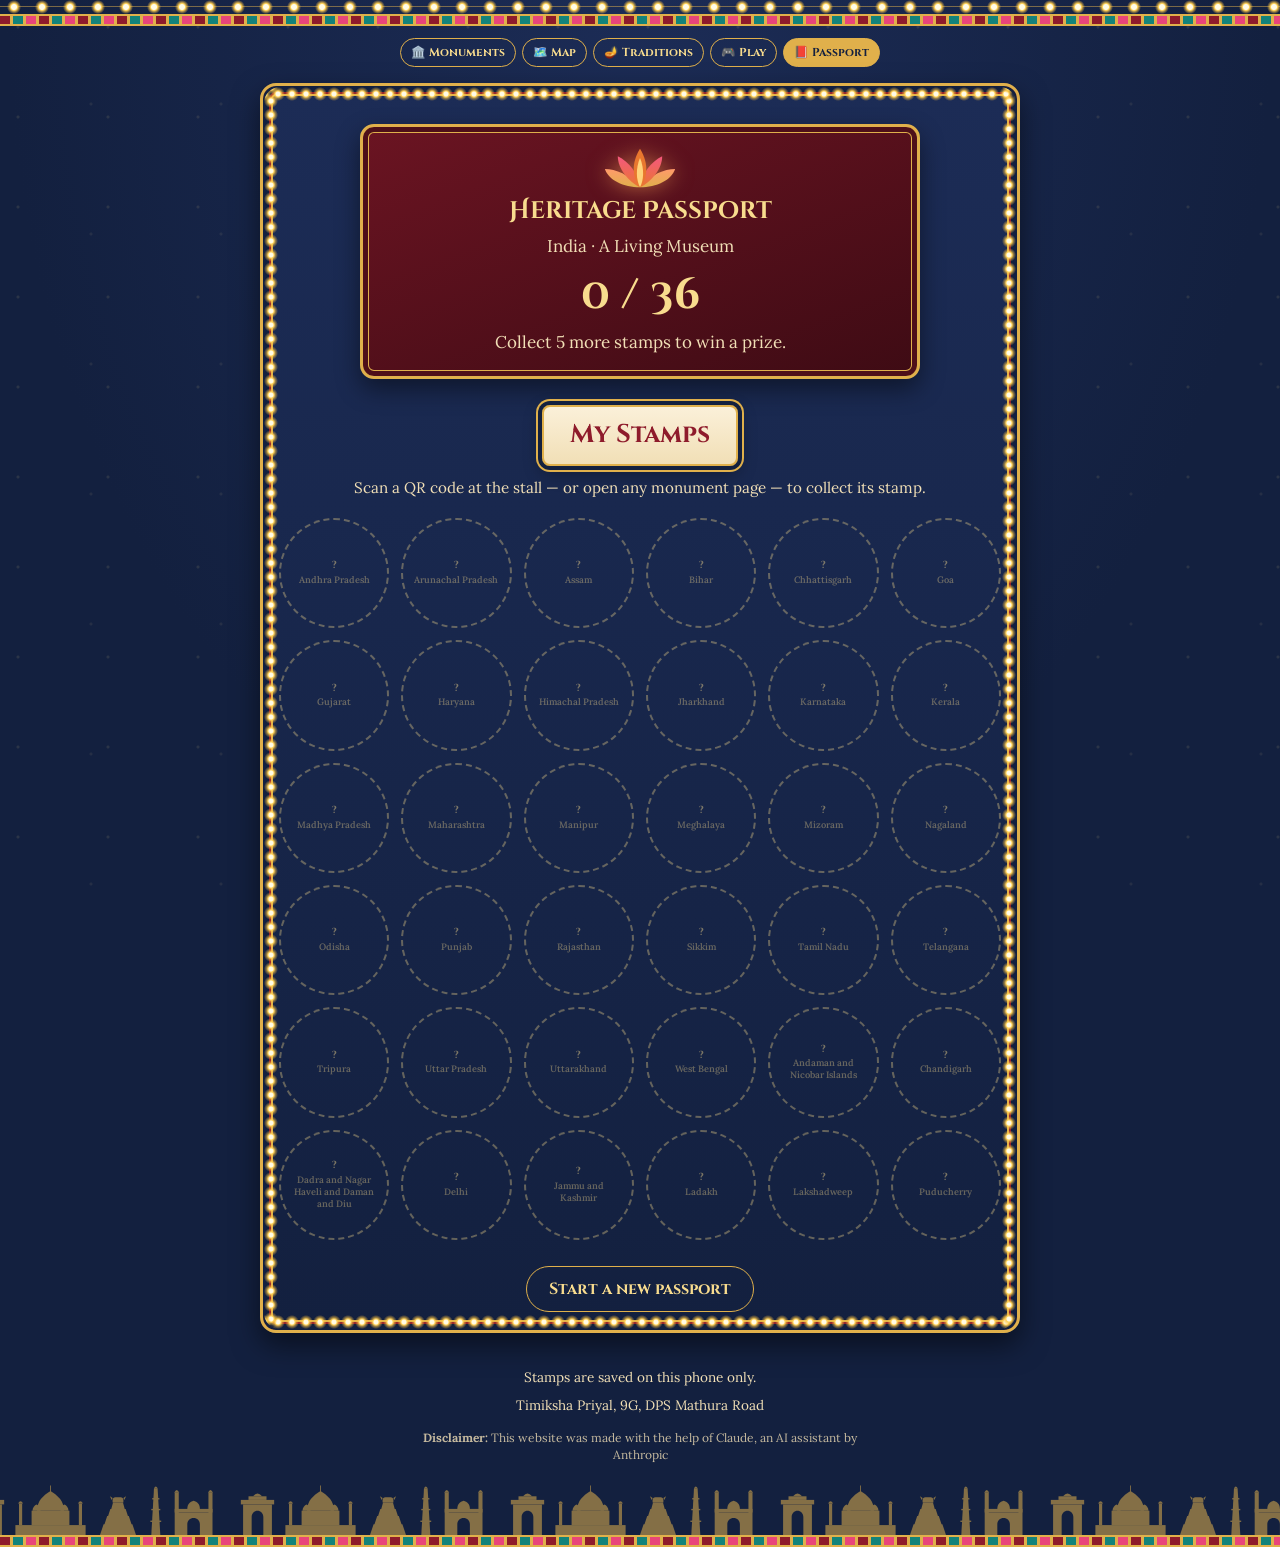
<file: passport.html>
<!doctype html>
<html lang="en">
<head>
  <meta charset="utf-8">
  <meta name="viewport" content="width=device-width, initial-scale=1">
  <title>Heritage Passport · India, A Living Museum</title>
  <meta name="theme-color" content="#13203f">
  <link rel="preconnect" href="https://fonts.googleapis.com">
  <link rel="preconnect" href="https://fonts.gstatic.com" crossorigin>
  <link rel="stylesheet" href="https://fonts.googleapis.com/css2?family=Cinzel+Decorative:wght@700&family=Cinzel:wght@600;700&family=Lora:ital,wght@0,400;0,600;1,400&display=swap">
  <link rel="stylesheet" href="css/style.css">
</head>
<body>
  <div class="lights" aria-hidden="true"></div>
  <div class="band" aria-hidden="true"></div>
  <nav class="mainnav" id="nav" aria-label="Main"></nav>

  <main class="wrap">
   <div class="board-frame lit" style="margin-top:16px">
    <div class="passport-cover">
      <img class="lotus" src="images/lotus.svg" alt="" width="80" height="48">
      <h2>Heritage Passport</h2>
      <p>India · A Living Museum</p>
      <div class="count" id="count"></div>
      <p id="howto"></p>
    </div>
    <div id="prize"></div>

    <h2 class="plaque">My Stamps</h2>
    <p class="plaque-sub">Scan a QR code at the stall — or open any monument page — to collect its stamp.</p>
    <div class="stamps" id="stamps"></div>

    <div class="center" style="margin-top:26px">
      <button class="btn secondary" id="reset">Start a new passport</button>
    </div>
   </div>
  </main>

  <footer>
    <div class="wrap">Stamps are saved on this phone only.</div>
    <div class="wrap made-by">Timiksha Priyal, 9G, DPS Mathura Road</div>
    <div class="wrap"><p class="disclaimer"><b>Disclaimer:</b> This website was made with the help of Claude, an AI assistant by Anthropic</p></div>
    <div class="skyline" aria-hidden="true"></div>
    <div class="band" aria-hidden="true"></div>
  </footer>

  <script src="js/config.js"></script>
  <script src="js/data.js"></script>
  <script src="js/common.js"></script>
  <script>
    renderNav("passport");
    const niceDate = iso => { const d = new Date(iso + "T00:00:00"); return isNaN(d) ? iso : d.toLocaleDateString("en-IN", { day: "numeric", month: "short" }); };

    function render() {
      const stamps = Passport.all();
      const got = Passport.count(), goal = prizeGoal();
      document.getElementById("count").textContent = `${got} / ${MONUMENTS.length}`;
      document.getElementById("howto").textContent = got >= goal
        ? "You've collected enough stamps for a prize!"
        : `Collect ${goal - got} more stamp${goal - got === 1 ? "" : "s"} to win a prize.`;

      document.getElementById("prize").innerHTML = got >= MONUMENTS.length
        ? `<div class="prize"><strong>🏆 Grand Explorer!</strong>You visited every monument in India's living museum! Show this screen at our stall.</div>`
        : got >= goal
          ? `<div class="prize"><strong>🎁 You've won a prize!</strong>Show this screen at our stall to claim it.</div>`
          : "";

      document.getElementById("stamps").innerHTML = MONUMENTS.map(m => stamps[m.id]
        ? `<a class="stamp got" href="monument.html?id=${encodeURIComponent(m.id)}">${esc(m.name)}<em>${esc(m.state)}<br>${esc(niceDate(stamps[m.id]))}</em></a>`
        : `<a class="stamp" href="monument.html?id=${encodeURIComponent(m.id)}" title="Not visited yet">?<em>${esc(m.state)}</em></a>`
      ).join("");
    }

    // Two taps to reset, so it isn't done by accident
    const reset = document.getElementById("reset");
    let armed = false;
    reset.addEventListener("click", () => {
      if (!armed) {
        armed = true;
        reset.textContent = "Tap again to erase all stamps";
        setTimeout(() => { armed = false; reset.textContent = "Start a new passport"; }, 4000);
        return;
      }
      Passport.reset();
      armed = false;
      reset.textContent = "Start a new passport";
      render();
    });

    render();
  </script>
</body>
</html>
</file>
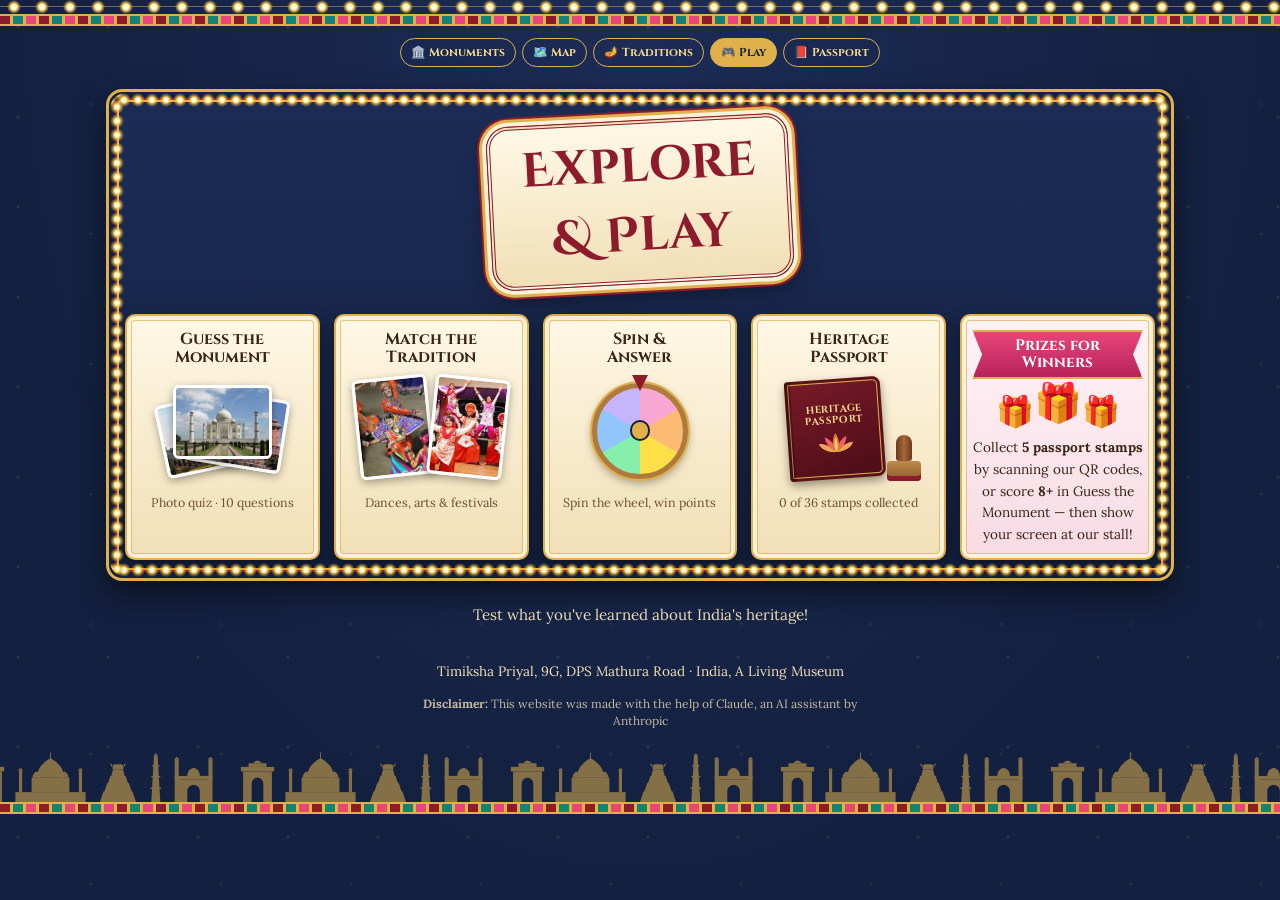
<file: play.html>
<!doctype html>
<html lang="en">
<head>
  <meta charset="utf-8">
  <meta name="viewport" content="width=device-width, initial-scale=1">
  <title>Explore &amp; Play · India, A Living Museum</title>
  <meta name="theme-color" content="#13203f">
  <link rel="preconnect" href="https://fonts.googleapis.com">
  <link rel="preconnect" href="https://fonts.gstatic.com" crossorigin>
  <link rel="stylesheet" href="https://fonts.googleapis.com/css2?family=Cinzel+Decorative:wght@700&family=Cinzel:wght@600;700&family=Lora:ital,wght@0,400;0,600;1,400&display=swap">
  <link rel="stylesheet" href="css/style.css">
</head>
<body>
  <div class="lights" aria-hidden="true"></div>
  <div class="band" aria-hidden="true"></div>
  <nav class="mainnav" id="nav" aria-label="Main"></nav>

  <main class="wrap">
   <div class="board-frame lit wide" style="margin-top:22px">
    <section class="play-section" id="play" style="margin-top:6px"></section>
   </div>
    <p class="plaque-sub" style="margin-top:22px">Test what you've learned about India's heritage!</p>
  </main>

  <footer>
    <div class="wrap">Timiksha Priyal, 9G, DPS Mathura Road · India, A Living Museum</div>
    <div class="wrap"><p class="disclaimer"><b>Disclaimer:</b> This website was made with the help of Claude, an AI assistant by Anthropic</p></div>
    <div class="skyline" aria-hidden="true"></div>
    <div class="band" aria-hidden="true"></div>
  </footer>

  <script src="js/config.js"></script>
  <script src="js/data.js"></script>
  <script src="js/common.js"></script>
  <script>
    renderNav("play");
    renderPlaySection(document.getElementById("play"));
  </script>
</body>
</html>
</file>
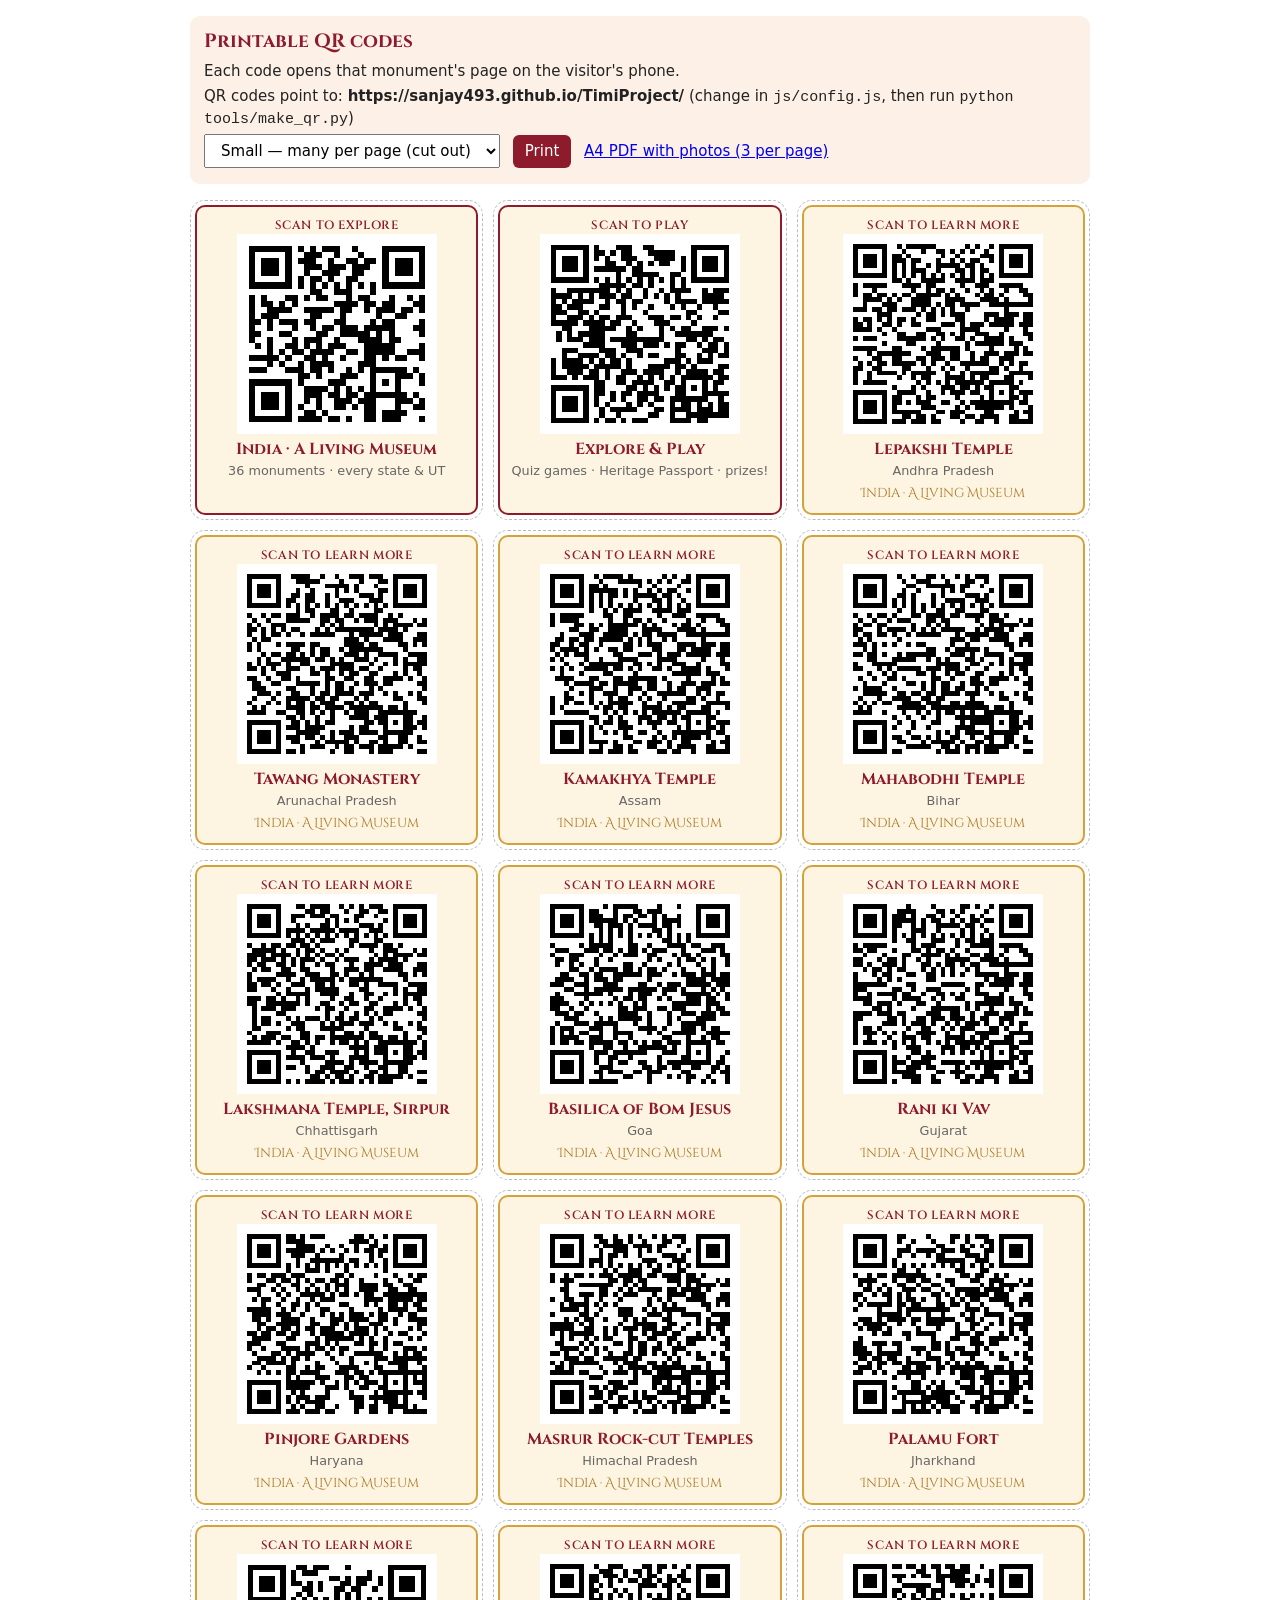
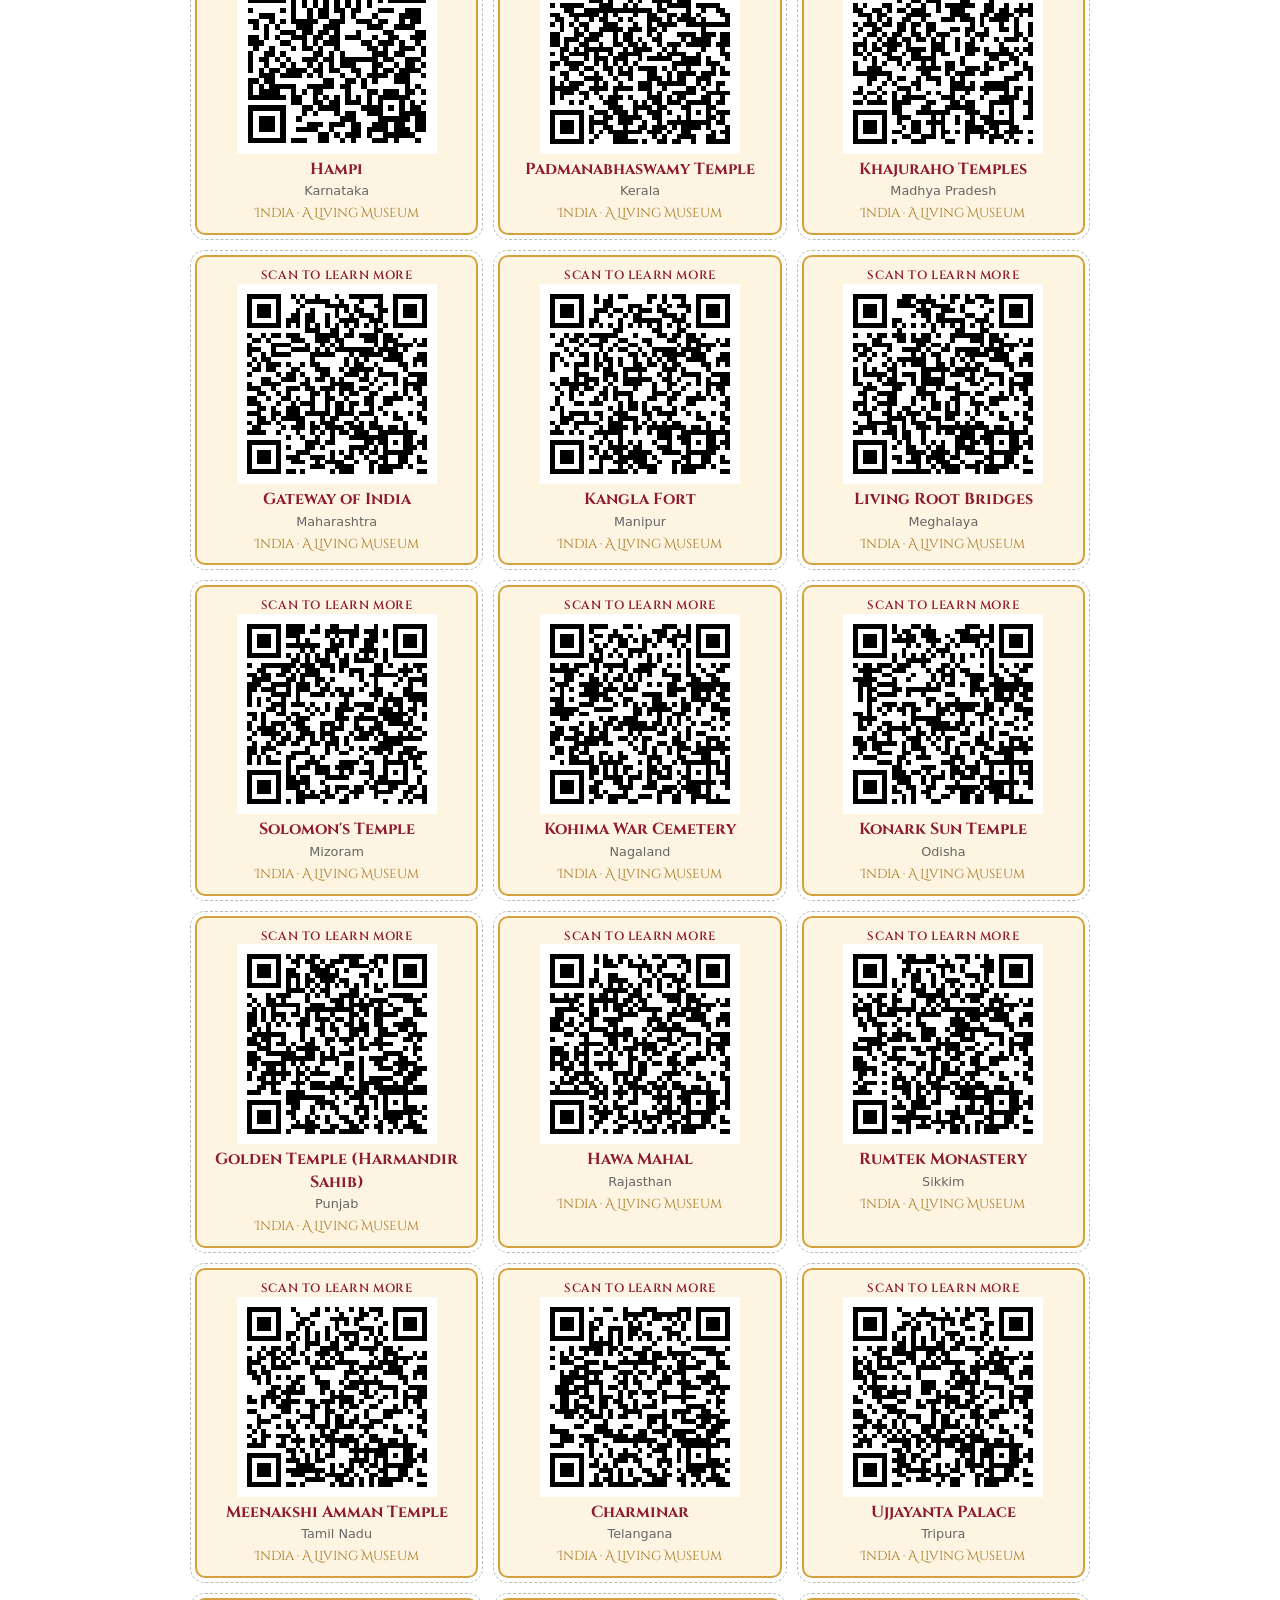
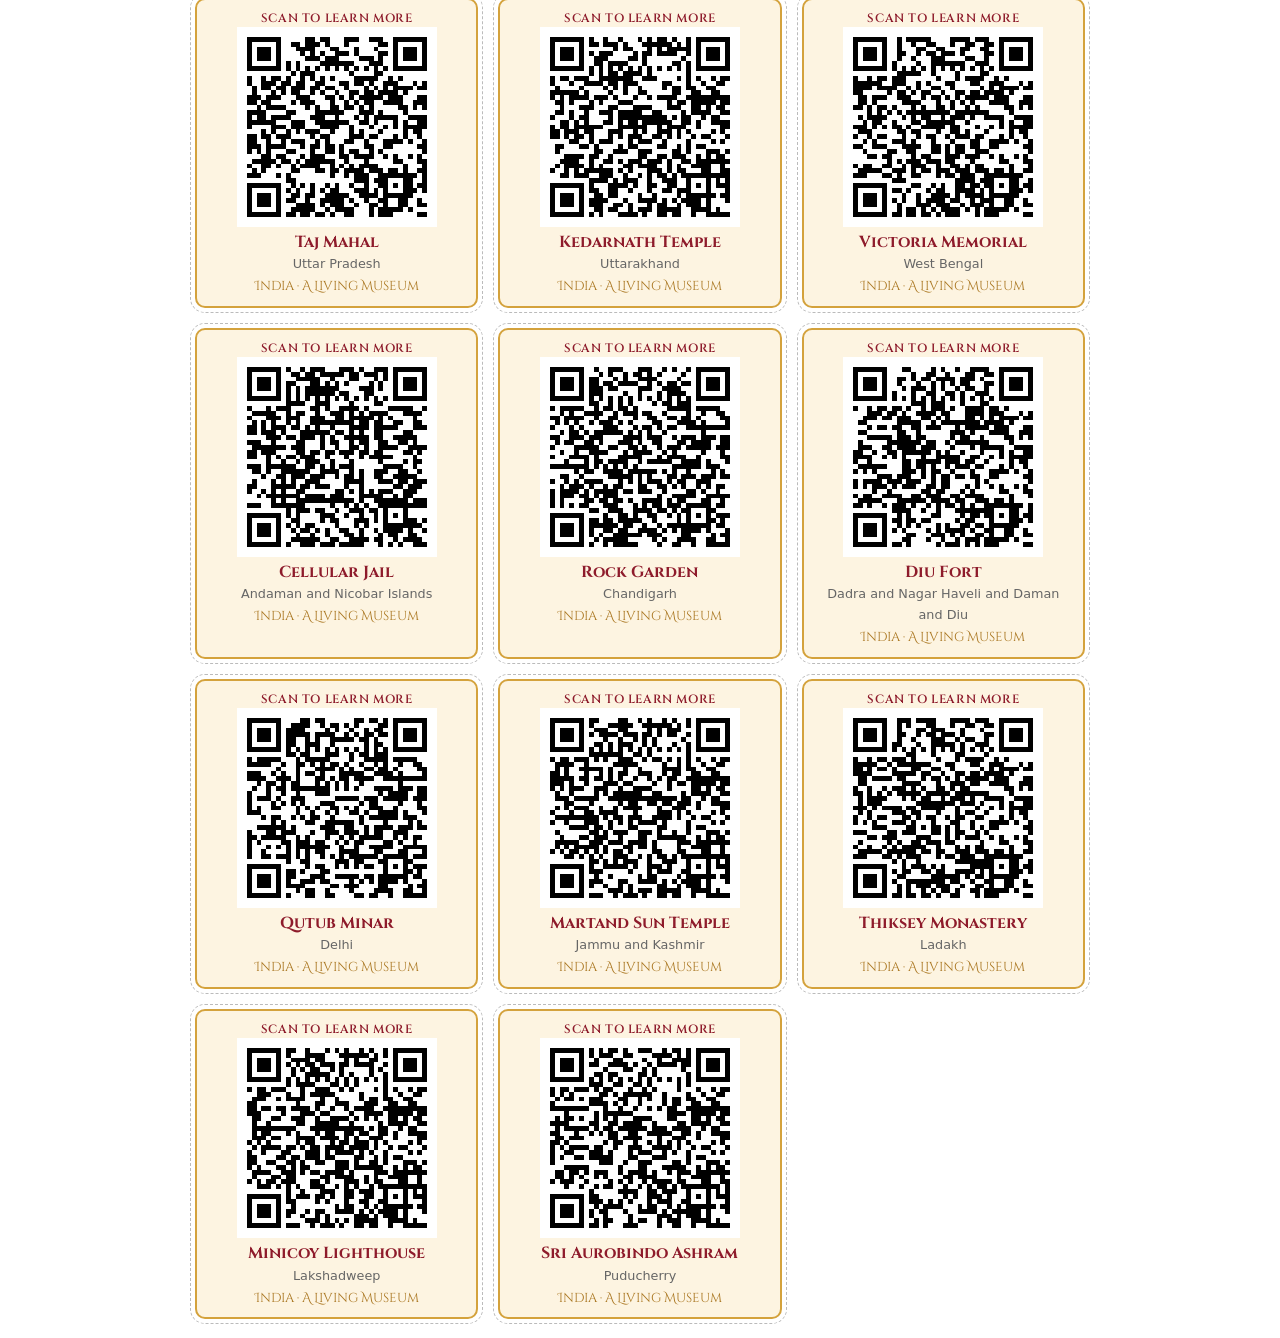
<file: qr-sheet.html>
<!doctype html>
<html lang="en">
<head>
  <meta charset="utf-8">
  <meta name="viewport" content="width=device-width, initial-scale=1">
  <title>QR Code Sheet · India, A Living Museum</title>
  <link rel="stylesheet" href="https://fonts.googleapis.com/css2?family=Cinzel+Decorative:wght@700&family=Cinzel:wght@600;700&display=swap">
  <style>
    :root { --accent: #8e1b2b; --gold: #d4a23c; --parchment: #fdf4e1; }
    .tag { background: var(--parchment); }
    .tag strong, .controls h1 { font-family: "Cinzel", Georgia, serif; color: #8e1b2b; }
    .tag .scan { font-family: "Cinzel", Georgia, serif; color: #13837a; }
    .brand { font-family: "Cinzel Decorative", "Cinzel", Georgia, serif; font-size: .8rem; color: #a8741d; margin-top: 4px; }
    body.large .tag .brand { font-size: 1.3rem; }
    * { box-sizing: border-box; }
    body { margin: 0; padding: 16px; font: 15px/1.4 system-ui, "Segoe UI", Roboto, sans-serif; color: #222; background: #fff; }
    .controls { max-width: 900px; margin: 0 auto 16px; padding: 12px 14px; background: #fdf1e7; border-radius: 10px; }
    .controls h1 { font-size: 1.2rem; margin: 0 0 6px; }
    .controls p { margin: 4px 0; }
    .controls button, .controls select { font: inherit; padding: 6px 12px; margin-right: 8px; }
    .controls button { background: var(--accent); color: #fff; border: 0; border-radius: 6px; cursor: pointer; }

    .sheet { display: grid; gap: 10px; grid-template-columns: repeat(3, 1fr); max-width: 900px; margin: 0 auto; }
    .tag {
      border: 2px solid var(--gold); outline: 1px dashed #bbb; outline-offset: 4px;
      border-radius: 10px; padding: 10px; text-align: center; margin: 5px;
      break-inside: avoid; page-break-inside: avoid;
    }
    .tag img { width: 100%; max-width: 200px; margin: 0 auto; display: block; image-rendering: pixelated; }
    .tag strong { display: block; font-size: 1rem; margin-top: 4px; }
    .tag span { font-size: .8rem; color: #666; }
    .tag .scan { font-size: .75rem; color: var(--accent); font-weight: 600; text-transform: uppercase; letter-spacing: .05em; }
    .tag.home { border-color: var(--accent); border-style: solid; }

    /* Large: one sign per page, to stand next to each display */
    body.large .sheet { grid-template-columns: 1fr; }
    body.large .tag { border: 0; page-break-after: always; break-after: page; padding: 40px 10px; }
    body.large .tag img { max-width: 420px; }
    body.large .tag strong { font-size: 2rem; margin-top: 14px; }
    body.large .tag span { font-size: 1.2rem; }
    body.large .tag .scan { font-size: 1.1rem; }

    @media (max-width: 600px) { .sheet { grid-template-columns: repeat(2, 1fr); } }
    @media print {
      body { padding: 0; }
      .controls { display: none; }
      .sheet { max-width: none; }
      @page { margin: 10mm; }
    }
  </style>
</head>
<body>
  <div class="controls">
    <h1>Printable QR codes</h1>
    <p>Each code opens that monument's page on the visitor's phone.</p>
    <p id="url"></p>
    <p>
      <select id="size" aria-label="Layout">
        <option value="small">Small — many per page (cut out)</option>
        <option value="large">Large — one sign per page</option>
      </select>
      <button onclick="window.print()">Print</button>
      <a href="monument-qr-cards-a4.pdf">A4 PDF with photos (3 per page)</a>
    </p>
  </div>

  <div class="sheet" id="sheet"></div>

  <script src="js/config.js"></script>
  <script src="js/data.js"></script>
  <script>
    const esc = s => String(s).replace(/[&<>"']/g, c => ({ "&": "&amp;", "<": "&lt;", ">": "&gt;", '"': "&quot;", "'": "&#39;" }[c]));
    document.getElementById("url").innerHTML = `QR codes point to: <b>${esc(SITE_URL)}</b> (change in <code>js/config.js</code>, then run <code>python tools/make_qr.py</code>)`;

    document.getElementById("sheet").innerHTML =
      `<div class="tag home">
         <div class="scan">Scan to explore</div>
         <img src="qr/home.png" alt="QR code for all monuments">
         <strong>India · A Living Museum</strong><span>${MONUMENTS.length} monuments · every state &amp; UT</span>
       </div>
       <div class="tag home">
         <div class="scan">Scan to play</div>
         <img src="qr/play.png" alt="QR code for the games">
         <strong>Explore &amp; Play</strong><span>Quiz games · Heritage Passport · prizes!</span>
       </div>` +
      MONUMENTS.map(m => `
       <div class="tag">
         <div class="scan">Scan to learn more</div>
         <img src="qr/${esc(m.id)}.png" alt="QR code for ${esc(m.name)}">
         <strong>${esc(m.name)}</strong><span>${esc(m.state)}</span>
         <div class="brand">India · A Living Museum</div>
       </div>`).join("");

    const size = document.getElementById("size");
    size.addEventListener("change", () => document.body.classList.toggle("large", size.value === "large"));
  </script>
</body>
</html>
</file>
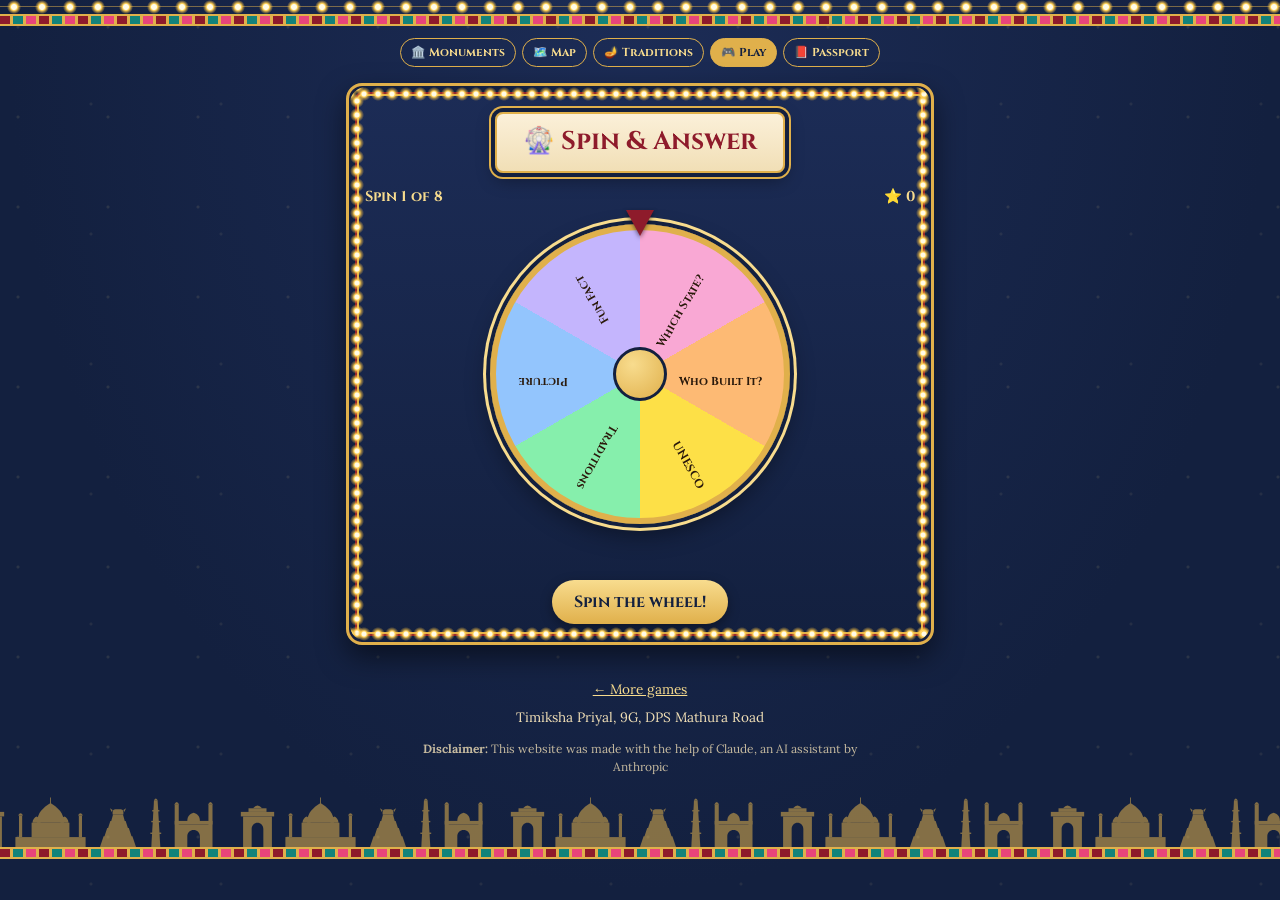
<file: spin.html>
<!doctype html>
<html lang="en">
<head>
  <meta charset="utf-8">
  <meta name="viewport" content="width=device-width, initial-scale=1">
  <title>Spin &amp; Answer · India, A Living Museum</title>
  <meta name="theme-color" content="#13203f">
  <link rel="preconnect" href="https://fonts.googleapis.com">
  <link rel="preconnect" href="https://fonts.gstatic.com" crossorigin>
  <link rel="stylesheet" href="https://fonts.googleapis.com/css2?family=Cinzel+Decorative:wght@700&family=Cinzel:wght@600;700&family=Lora:ital,wght@0,400;0,600;1,400&display=swap">
  <link rel="stylesheet" href="css/style.css">
</head>
<body>
  <div class="lights" aria-hidden="true"></div>
  <div class="band" aria-hidden="true"></div>
  <nav class="mainnav" id="nav" aria-label="Main"></nav>

  <main class="wrap game">
   <div class="board-frame lit" style="margin-top:16px">
    <h1 class="plaque">🎡 Spin &amp; Answer</h1>
    <div class="scorebar"><span id="turn"></span><span>⭐ <b id="score">0</b></span></div>
    <div class="wheel-box">
      <div class="wheel-pointer" aria-hidden="true"></div>
      <div class="wheel" id="wheel" aria-hidden="true"></div>
      <div class="wheel-hub" aria-hidden="true"></div>
    </div>
    <p class="category" id="cat" aria-live="polite"></p>
    <div class="center"><button class="btn" id="spin">Spin the wheel!</button></div>
    <div id="q" aria-live="polite"></div>
   </div>
  </main>

  <footer>
    <div class="wrap"><a href="play.html">← More games</a></div>
    <div class="wrap made-by">Timiksha Priyal, 9G, DPS Mathura Road</div>
    <div class="wrap"><p class="disclaimer"><b>Disclaimer:</b> This website was made with the help of Claude, an AI assistant by Anthropic</p></div>
    <div class="skyline" aria-hidden="true"></div>
    <div class="band" aria-hidden="true"></div>
  </footer>

  <script src="js/data.js"></script>
  <script src="js/traditions.js"></script>
  <script src="js/image-credits.js"></script>
  <script src="js/common.js"></script>
  <script>
    renderNav("play");
    const TURNS = 8;
    const allStates = [...new Set(MONUMENTS.map(m => m.state))];
    const letters = s => s.toLowerCase().replace(/[^a-z]/g, "");

    // Four choices: the right one plus three different wrong ones
    // (wrong ones must not overlap the right one, e.g. "Shah Jahan" vs "Shah Jahan, in memory of…")
    const overlaps = (a, b) => letters(a).includes(letters(b)) || letters(b).includes(letters(a));
    const choices = (right, pool) => shuffle([right, ...sample([...new Set(pool)].filter(x => !overlaps(x, right)), 3)]);

    // Each wheel slice makes one kind of question
    const SLICES = [
      { label: "Which State?", colour: "#f9a8d4", make() {
          const m = sample(MONUMENTS, 1)[0];
          return { text: `In which state or UT is ${m.name}?`, answer: m.state, options: choices(m.state, allStates), more: `${m.name} is in ${m.location}.` };
        } },
      { label: "Who Built It?", colour: "#fdba74", make() {
          const m = sample(MONUMENTS, 1)[0];
          return { text: `Who built ${m.name}?`, answer: m.builtBy, options: choices(m.builtBy, MONUMENTS.map(x => x.builtBy)), more: `It dates from: ${m.period}.` };
        } },
      { label: "UNESCO", colour: "#fde047", make() {
          const yes = sample(MONUMENTS.filter(m => m.unesco.startsWith("Yes")), 1)[0];
          const no = sample(MONUMENTS.filter(m => m.unesco === "No"), 3);
          return { text: "Which of these is a UNESCO World Heritage Site?", answer: yes.name, options: shuffle([yes, ...no].map(m => m.name)), more: `${yes.name}: ${yes.unesco}.` };
        } },
      { label: "Traditions", colour: "#86efac", make() {
          const t = sample(TRADITIONS, 1)[0];
          return { text: `${t.icon} ${t.name} (${t.kind.toLowerCase()}) is from which state?`, answer: t.state, options: choices(t.state, TRADITIONS.map(x => x.state)), more: `${t.name} comes from ${t.state}.` };
        } },
      { label: "Picture", colour: "#93c5fd", make() {
          const m = sample(MONUMENTS, 1)[0];
          return { text: "Which monument is in this picture?", photo: photoOf(m.id), answer: m.name,
                   options: choices(m.name, MONUMENTS.filter(x => x.state !== m.state).map(x => x.name)), more: `${m.name} is in ${m.state}.` };
        } },
      { label: "Fun Fact", colour: "#c4b5fd", make() {
          // a fact that doesn't give away the monument's name
          for (;;) {
            const m = sample(MONUMENTS, 1)[0];
            const keys = [letters(m.name), ...m.name.split(/[\s,()]+/).filter(w => w.length > 4).map(letters)];
            const facts = m.facts.filter(f => !keys.some(k => k && letters(f).includes(k)));
            if (!facts.length) continue;
            const f = sample(facts, 1)[0];
            return { text: `“${f}” — Which monument is this about?`, answer: m.name,
                     options: choices(m.name, MONUMENTS.map(x => x.name)), more: `That's a fact about ${m.name}, ${m.state}.` };
          }
        } }
    ];

    // Draw the wheel
    const wheel = document.getElementById("wheel");
    const step = 360 / SLICES.length;
    wheel.style.background = `conic-gradient(${SLICES.map((s, i) => `${s.colour} ${i * step}deg ${(i + 1) * step}deg`).join(",")})`;
    wheel.innerHTML = SLICES.map((s, i) => `<span style="transform:rotate(${i * step + step / 2 - 90}deg)">${s.label}</span>`).join("");

    const spinBtn = document.getElementById("spin");
    const qBox = document.getElementById("q");
    const cat = document.getElementById("cat");
    let turn, score, angle = 0;

    function start() {
      turn = 0; score = 0;
      document.getElementById("score").textContent = 0;
      showTurn();
      qBox.innerHTML = ""; cat.textContent = "";
      spinBtn.hidden = false; spinBtn.disabled = false;
    }
    const showTurn = () => document.getElementById("turn").textContent = `Spin ${Math.min(turn + 1, TURNS)} of ${TURNS}`;

    spinBtn.addEventListener("click", () => {
      spinBtn.disabled = true; qBox.innerHTML = ""; cat.textContent = "Spinning…";
      const k = Math.floor(Math.random() * SLICES.length);
      const centre = k * step + step / 2 + (Math.random() - .5) * step * .6;
      // turn at least 5 full times, then stop with slice k under the pointer
      angle += 1800 + ((360 - centre - (angle % 360)) % 360 + 360) % 360;
      wheel.style.transform = `rotate(${angle}deg)`;
      const reduce = matchMedia("(prefers-reduced-motion: reduce)").matches;
      setTimeout(() => ask(SLICES[k]), reduce ? 50 : 3100);
    });

    function ask(slice) {
      const q = slice.make();
      cat.textContent = `🎯 ${slice.label}`;
      qBox.innerHTML = `
        ${q.photo ? `<div class="quiz-photo" style="margin-top:12px"><img src="${esc(q.photo)}" alt="Mystery monument" width="960" height="720"></div>` : ""}
        <p class="question">${esc(q.text)}</p>
        <div class="options">${q.options.map(o => `<button class="opt">${esc(o)}</button>`).join("")}</div>
        <div class="feedback" id="fb"></div>`;
      qBox.querySelectorAll(".opt").forEach(b => b.addEventListener("click", () => {
        const right = b.textContent === q.answer;
        if (right) document.getElementById("score").textContent = ++score;
        qBox.querySelectorAll(".opt").forEach(x => { x.disabled = true; if (x.textContent === q.answer) x.classList.add("correct"); });
        if (!right) b.classList.add("wrong");
        turn++;
        const last = turn >= TURNS;
        document.getElementById("fb").innerHTML = `
          <div class="panel"><h2>${right ? "✅ Correct!" : "❌ Not quite!"}</h2><p style="margin:0">💡 ${esc(q.more)}</p></div>
          <div class="center"><button class="btn" id="go">${last ? "See my score" : "Spin again ↻"}</button></div>`;
        document.getElementById("go").addEventListener("click", () => {
          if (last) return finish();
          showTurn(); qBox.innerHTML = ""; cat.textContent = ""; spinBtn.disabled = false;
          window.scrollTo({ top: 0, behavior: "smooth" });
        });
      }));
    }

    function finish() {
      spinBtn.hidden = true; cat.textContent = "";
      const stars = score >= 7 ? 3 : score >= 5 ? 2 : score >= 3 ? 1 : 0;
      qBox.innerHTML = `
        <div class="panel result" style="margin-top:16px">
          <div class="stars">${"⭐".repeat(stars)}${"☆".repeat(3 - stars)}</div>
          <div class="score" style="color:var(--maroon)">${score} / ${TURNS}</div>
          <p>${score >= 7 ? "Heritage champion!" : score >= 4 ? "Great spinning! Keep exploring." : "Good try — explore the monuments and spin again!"}</p>
        </div>
        <div class="center" style="margin-top:16px">
          <button class="btn" id="again">Play again</button>
          <a class="btn secondary" href="play.html">More games</a>
        </div>`;
      document.getElementById("again").addEventListener("click", start);
    }

    start();
  </script>
</body>
</html>
</file>
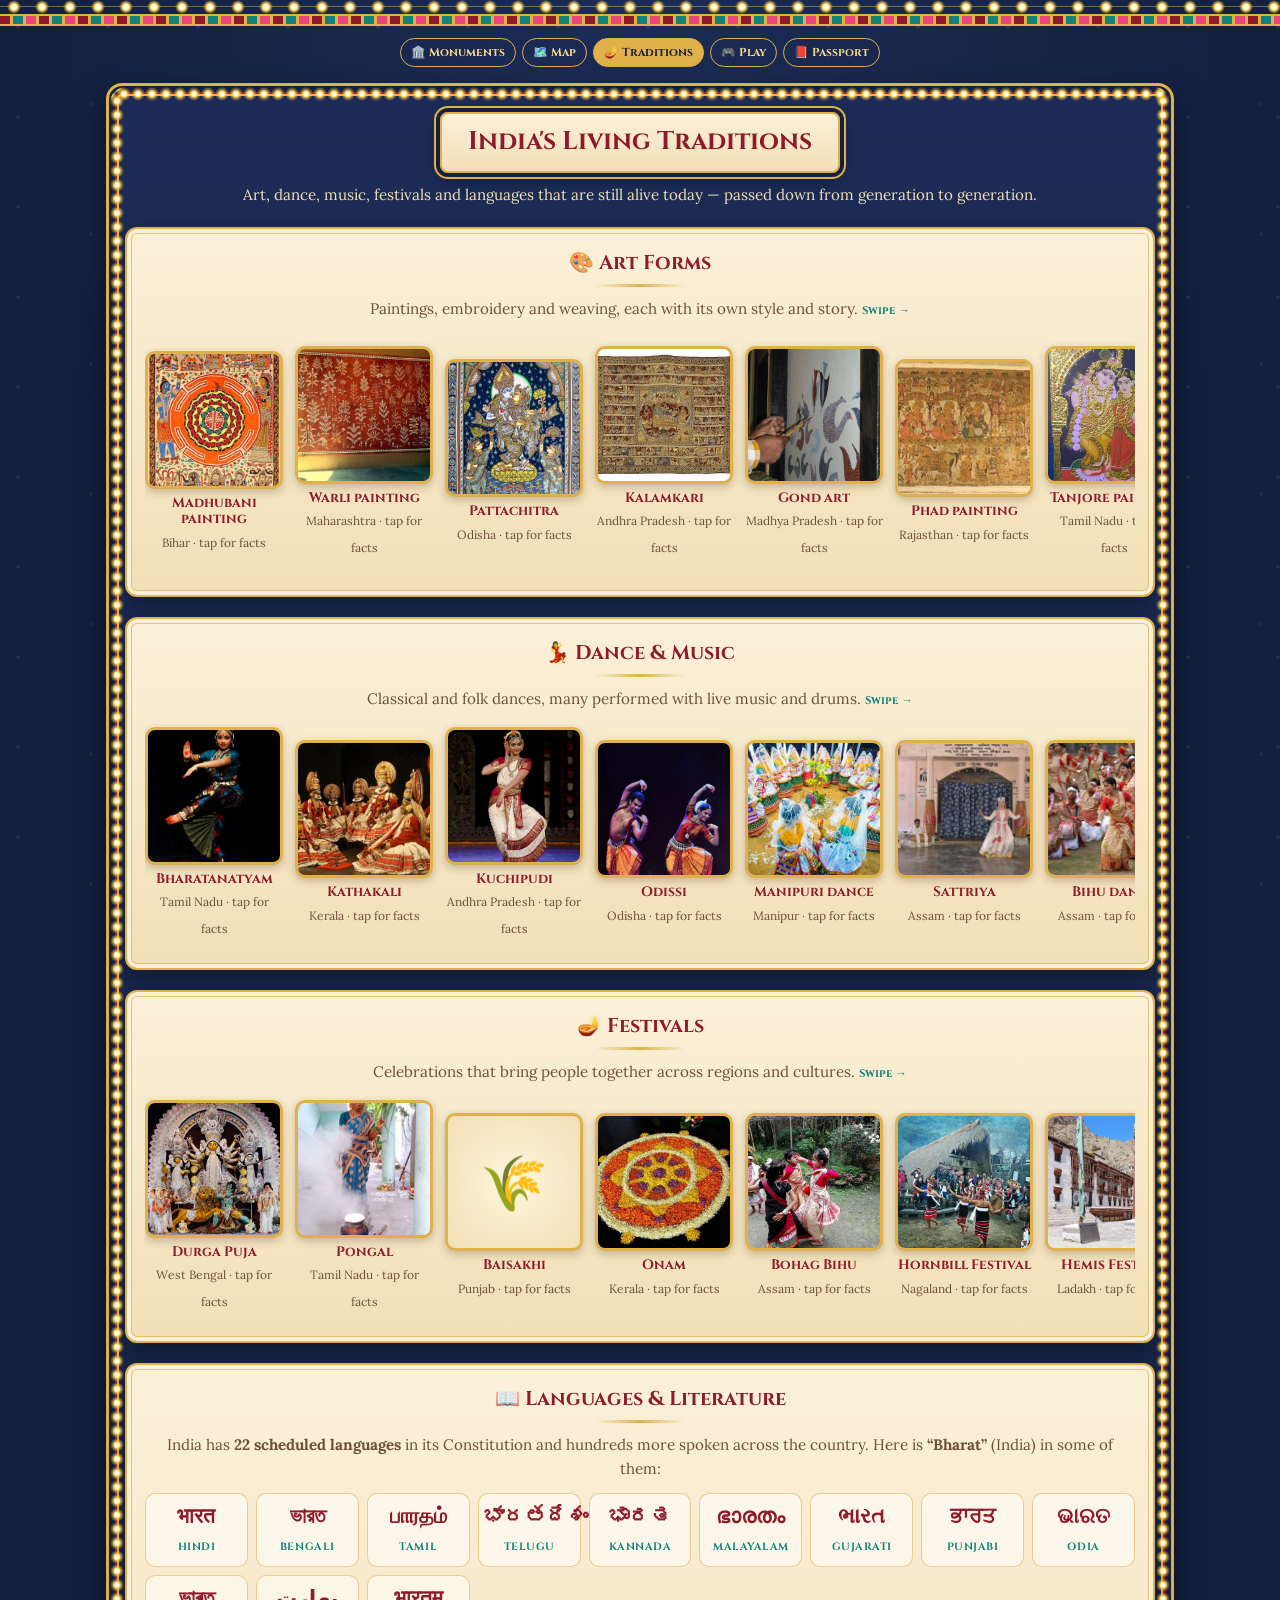
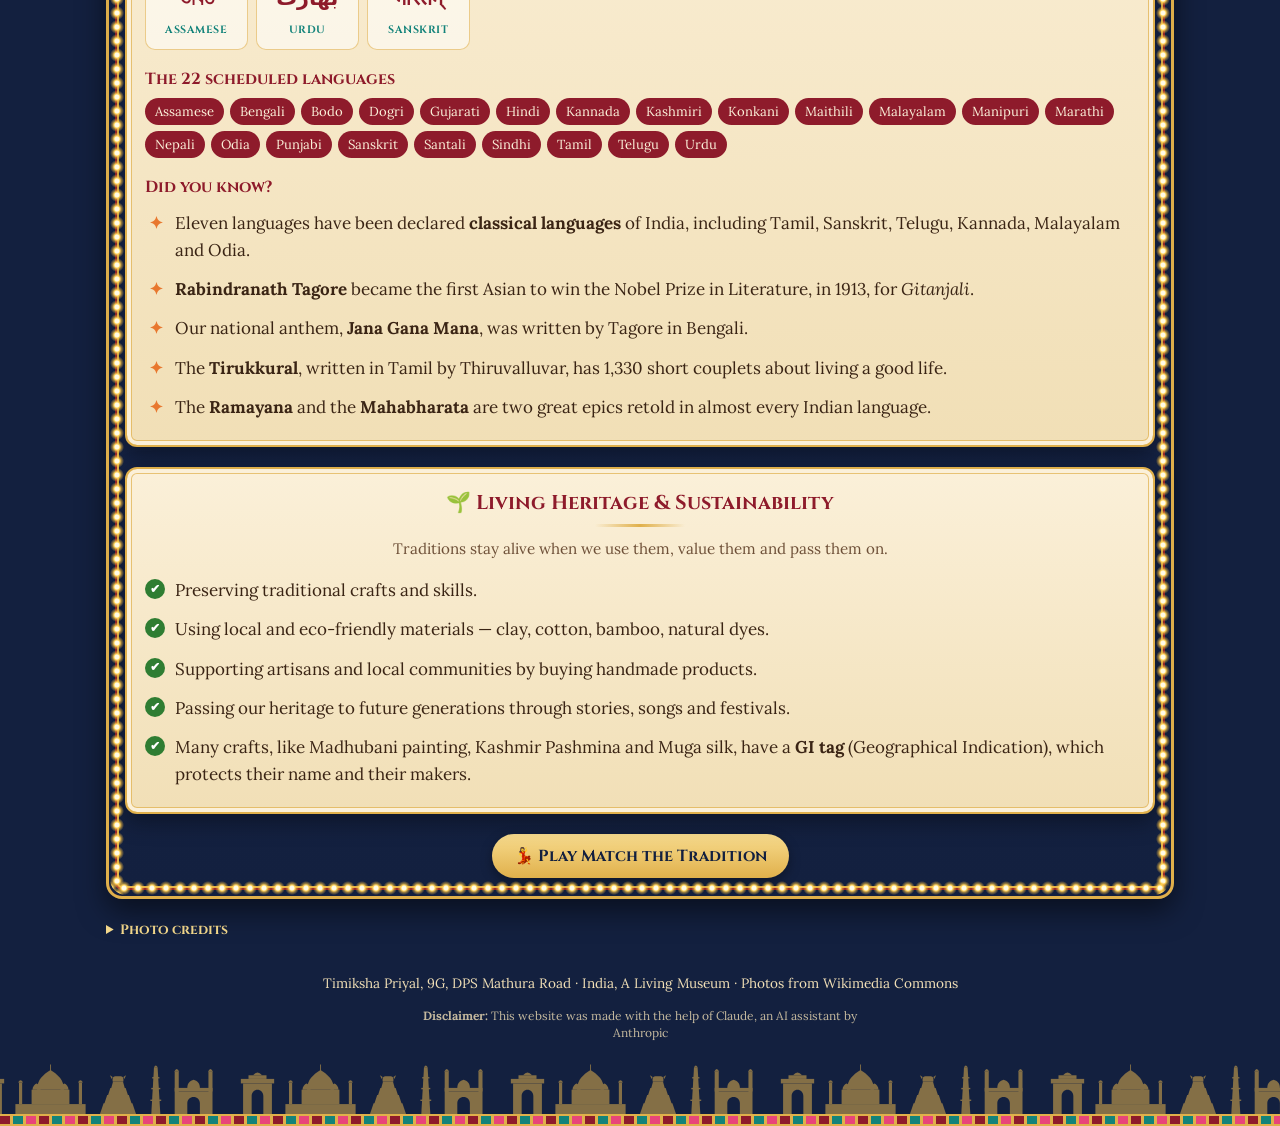
<file: traditions.html>
<!doctype html>
<html lang="en">
<head>
  <meta charset="utf-8">
  <meta name="viewport" content="width=device-width, initial-scale=1">
  <title>Living Traditions · India, A Living Museum</title>
  <meta name="description" content="India's living traditions: art forms, dance and music, festivals, languages and literature from every part of India.">
  <meta name="theme-color" content="#13203f">
  <link rel="preconnect" href="https://fonts.googleapis.com">
  <link rel="preconnect" href="https://fonts.gstatic.com" crossorigin>
  <link rel="stylesheet" href="https://fonts.googleapis.com/css2?family=Cinzel+Decorative:wght@700&family=Cinzel:wght@600;700&family=Lora:ital,wght@0,400;0,600;1,400&display=swap">
  <link rel="stylesheet" href="css/style.css">
</head>
<body>
  <div class="lights" aria-hidden="true"></div>
  <div class="band" aria-hidden="true"></div>
  <nav class="mainnav" id="nav" aria-label="Main"></nav>

  <main class="wrap">
   <div class="board-frame lit wide" style="margin-top:16px">
    <h1 class="plaque">India's Living Traditions</h1>
    <p class="plaque-sub">Art, dance, music, festivals and languages that are still alive today — passed down from generation to generation.</p>

    <div id="kinds"></div>

    <!-- Languages & Literature -->
    <section class="panel trad-panel" id="languages">
      <h2>📖 Languages &amp; Literature</h2>
      <p class="lead">India has <b>22 scheduled languages</b> in its Constitution and hundreds more spoken across the country. Here is <b>“Bharat”</b> (India) in some of them:</p>
      <div class="scripts">
        <div><b lang="hi">भारत</b><span>Hindi</span></div>
        <div><b lang="bn">ভারত</b><span>Bengali</span></div>
        <div><b lang="ta">பாரதம்</b><span>Tamil</span></div>
        <div><b lang="te">భారతదేశం</b><span>Telugu</span></div>
        <div><b lang="kn">ಭಾರತ</b><span>Kannada</span></div>
        <div><b lang="ml">ഭാരതം</b><span>Malayalam</span></div>
        <div><b lang="gu">ભારત</b><span>Gujarati</span></div>
        <div><b lang="pa">ਭਾਰਤ</b><span>Punjabi</span></div>
        <div><b lang="or">ଭାରତ</b><span>Odia</span></div>
        <div><b lang="as">ভাৰত</b><span>Assamese</span></div>
        <div><b lang="ur" dir="rtl">بھارت</b><span>Urdu</span></div>
        <div><b lang="sa">भारतम्</b><span>Sanskrit</span></div>
      </div>

      <h3>The 22 scheduled languages</h3>
      <div class="chips-static" id="langs"></div>

      <h3>Did you know?</h3>
      <ul class="ticks">
        <li>Eleven languages have been declared <b>classical languages</b> of India, including Tamil, Sanskrit, Telugu, Kannada, Malayalam and Odia.</li>
        <li><b>Rabindranath Tagore</b> became the first Asian to win the Nobel Prize in Literature, in 1913, for <i>Gitanjali</i>.</li>
        <li>Our national anthem, <b>Jana Gana Mana</b>, was written by Tagore in Bengali.</li>
        <li>The <b>Tirukkural</b>, written in Tamil by Thiruvalluvar, has 1,330 short couplets about living a good life.</li>
        <li>The <b>Ramayana</b> and the <b>Mahabharata</b> are two great epics retold in almost every Indian language.</li>
      </ul>
    </section>

    <!-- Living Heritage & Sustainability -->
    <section class="panel trad-panel" id="sustainability">
      <h2>🌱 Living Heritage &amp; Sustainability</h2>
      <p class="lead">Traditions stay alive when we use them, value them and pass them on.</p>
      <ul class="ticks green">
        <li>Preserving traditional crafts and skills.</li>
        <li>Using local and eco-friendly materials — clay, cotton, bamboo, natural dyes.</li>
        <li>Supporting artisans and local communities by buying handmade products.</li>
        <li>Passing our heritage to future generations through stories, songs and festivals.</li>
        <li>Many crafts, like Madhubani painting, Kashmir Pashmina and Muga silk, have a <b>GI tag</b> (Geographical Indication), which protects their name and their makers.</li>
      </ul>
    </section>

    <div class="center" style="margin-top:6px">
      <a class="btn" href="match.html">💃 Play Match the Tradition</a>
    </div>

   </div>

    <dialog class="trad-card" id="trad-card" aria-labelledby="trad-card-title"></dialog>

    <details class="credits">
      <summary>Photo credits</summary>
      <div id="credits"></div>
    </details>
  </main>

  <footer>
    <div class="wrap">Timiksha Priyal, 9G, DPS Mathura Road · India, A Living Museum · Photos from Wikimedia Commons</div>
    <div class="wrap"><p class="disclaimer"><b>Disclaimer:</b> This website was made with the help of Claude, an AI assistant by Anthropic</p></div>
    <div class="skyline" aria-hidden="true"></div>
    <div class="band" aria-hidden="true"></div>
  </footer>

  <script src="js/data.js"></script>
  <script src="js/traditions.js"></script>
  <script src="js/tradition-credits.js"></script>
  <script src="js/common.js"></script>
  <script>
    renderNav("traditions");

    const KINDS = [
      ["art", "Art & Craft", "🎨 Art Forms", "Paintings, embroidery and weaving, each with its own style and story."],
      ["dance", "Dance", "💃 Dance & Music", "Classical and folk dances, many performed with live music and drums."],
      ["festivals", "Festival", "🪔 Festivals", "Celebrations that bring people together across regions and cultures."]
    ];
    const credit = id => (typeof TRADITION_CREDITS !== "undefined" && TRADITION_CREDITS[id]) || null;

    document.getElementById("kinds").innerHTML = KINDS.map(([anchor, kind, title, lead]) => {
      const items = TRADITIONS.filter(t => t.kind === kind);
      return `
        <section class="panel trad-panel" id="${anchor}">
          <h2>${title}</h2>
          <p class="lead">${lead} <span class="hint">Swipe →</span></p>
          <div class="trad-row">
            ${items.map(t => `
              <button type="button" class="trad" data-id="${esc(t.id)}" aria-haspopup="dialog">
                ${credit(t.id)
                  ? `<img src="images/traditions/thumbs/${esc(t.id)}.jpg" alt="${esc(t.name)}" loading="lazy" width="480" height="360">`
                  : `<div class="trad-icon" aria-hidden="true">${t.icon}</div>`}
                <strong>${esc(t.name)}</strong><span>${esc(t.state)} · tap for facts</span>
              </button>`).join("")}
          </div>
        </section>`;
    }).join("");

    if (location.hash) document.querySelector(location.hash)?.scrollIntoView();

    // ---- Fact card: opens when a picture is tapped ----
    const dlg = document.getElementById("trad-card");
    function openTradition(id) {
      const t = TRADITIONS.find(x => x.id === id);
      if (!t) return;
      const c = credit(t.id);
      dlg.innerHTML = `
        <button type="button" class="close" aria-label="Close">✕</button>
        ${c ? `<img src="images/traditions/${esc(t.id)}.jpg" alt="${esc(t.name)}" width="960" height="720">`
            : `<div class="trad-icon big" aria-hidden="true">${t.icon}</div>`}
        <div class="card-body">
          <h2 id="trad-card-title">${t.icon} ${esc(t.name)}</h2>
          <p class="badges"><span class="badge">${esc(t.kind === "Dance" ? "Dance & Music" : t.kind)}</span><span class="badge">${esc(t.state)}</span></p>
          <ol class="fun">${(t.facts || []).map(f => `<li>${esc(f)}</li>`).join("")}</ol>
          <p class="center"><a class="btn" href="index.html?state=${encodeURIComponent(t.state)}#map">🗺️ See ${esc(t.state)} on the map</a></p>
          ${c ? `<p class="credit">Photo: ${esc(c.artist)} · <a href="${esc(c.page)}" target="_blank" rel="noopener">${esc(c.license)}</a></p>` : ""}
        </div>`;
      dlg.querySelector(".close").addEventListener("click", () => dlg.close());
      dlg.showModal();
      dlg.scrollTop = 0;
    }
    document.getElementById("kinds").addEventListener("click", e => {
      const card = e.target.closest(".trad[data-id]");
      if (card) openTradition(card.dataset.id);
    });
    // tap the dark area outside the card to close it
    dlg.addEventListener("click", e => { if (e.target === dlg) dlg.close(); });
    // traditions.html?t=garba opens that card straight away (used by the home page)
    const startId = new URLSearchParams(location.search).get("t");
    if (startId) {
      document.querySelector(`.trad[data-id="${CSS.escape(startId)}"]`)?.scrollIntoView({ block: "center" });
      openTradition(startId);
    }

    const LANGS = ["Assamese", "Bengali", "Bodo", "Dogri", "Gujarati", "Hindi", "Kannada", "Kashmiri", "Konkani", "Maithili", "Malayalam",
                   "Manipuri", "Marathi", "Nepali", "Odia", "Punjabi", "Sanskrit", "Santali", "Sindhi", "Tamil", "Telugu", "Urdu"];
    document.getElementById("langs").innerHTML = LANGS.map(l => `<span>${l}</span>`).join("");

    document.getElementById("credits").innerHTML = TRADITIONS.filter(t => credit(t.id)).map(t => {
      const c = credit(t.id);
      return `<p>${esc(t.name)}: ${esc(c.artist)} · <a href="${esc(c.page)}" target="_blank" rel="noopener">${esc(c.license)}</a></p>`;
    }).join("");
  </script>
</body>
</html>
</file>
<file: css/style.css>
/* ===== INDIA · A Living Museum — shared styles (mobile-first) =====
   Theme: navy exhibition board, gold lettering, parchment cards,
   fairy lights, lotus motifs and an ornate folk-art border.        */
:root {
  --navy: #13203f;
  --navy-2: #1c2c56;
  --gold: #e0b04b;
  --gold-light: #f8dc8e;
  --parchment: #fbf0d9;
  --parchment-2: #f1dfb6;
  --ink: #3a2414;
  --ink-soft: #6e5038;
  --maroon: #8e1b2b;
  --saffron: #e8772e;
  --pink: #e8457a;
  --teal: #13837a;
  --green: #2f7d32;
  --radius: 12px;
  --display: "Cinzel", "Trajan Pro", Georgia, serif;
  --fancy: "Cinzel Decorative", "Cinzel", Georgia, serif;
  --body: "Lora", Georgia, "Times New Roman", serif;
  color-scheme: dark;
}

* { box-sizing: border-box; }
html { -webkit-text-size-adjust: 100%; }
body {
  margin: 0;
  color: var(--parchment);
  font: 17px/1.6 var(--body);
  background-color: var(--navy);
  /* faint starry pattern like the board's backdrop */
  background-image:
    radial-gradient(circle at 20% 30%, rgba(248, 220, 142, .10) 0 1px, transparent 2px),
    radial-gradient(circle at 70% 80%, rgba(248, 220, 142, .08) 0 1px, transparent 2px),
    radial-gradient(ellipse at top, var(--navy-2), var(--navy) 70%);
  background-size: 90px 90px, 130px 130px, 100% 100%;
  background-attachment: fixed;
}
img { max-width: 100%; display: block; }
a { color: var(--gold-light); }
.wrap { max-width: 1100px; margin: 0 auto; padding: 0 16px; }

/* ---------- Fairy lights ---------- */
.lights {
  height: 14px;
  background:
    radial-gradient(circle, #fffbe6 0 2.5px, #ffd45c 3.5px, rgba(255, 196, 64, .55) 5px, rgba(255, 196, 64, 0) 7px) 0 50% / 28px 14px repeat-x,
    linear-gradient(transparent 6px, rgba(224, 176, 75, .5) 6px 7px, transparent 7px);
  animation: twinkle 2.4s ease-in-out infinite alternate;
}
@keyframes twinkle { from { opacity: .65; } to { opacity: 1; } }

/* ---------- Ornate folk-art band (like the board's painted frame) ---------- */
.band {
  height: 12px;
  background:
    repeating-linear-gradient(90deg,
      var(--maroon) 0 10px, var(--gold) 10px 13px, var(--teal) 13px 23px,
      var(--gold) 23px 26px, var(--pink) 26px 36px, var(--gold) 36px 39px);
  border-top: 2px solid var(--gold);
  border-bottom: 2px solid var(--gold);
}

/* ---------- Header ---------- */
.hero { text-align: center; padding: 22px 0 0; position: relative; }
.lotus { width: 74px; height: auto; margin: 0 auto 4px; filter: drop-shadow(0 0 10px rgba(255, 170, 90, .55)); }
.hero h1 { margin: 0; line-height: 1; }
.hero .india {
  display: block;
  font-family: var(--fancy); font-weight: 700;
  font-size: clamp(3rem, 15vw, 5.6rem); letter-spacing: .06em;
  background: linear-gradient(180deg, #fff3c4 0%, var(--gold-light) 35%, var(--gold) 65%, #b07a1e 100%);
  -webkit-background-clip: text; background-clip: text; color: transparent;
  filter: drop-shadow(0 0 14px rgba(248, 220, 142, .45));
}
.hero .museum {
  display: block; margin-top: 6px;
  font-family: var(--display); font-weight: 700;
  font-size: clamp(1.35rem, 6vw, 2.3rem); letter-spacing: .08em; text-transform: uppercase;
  color: var(--gold-light);
}
.ribbon {
  display: inline-block; margin: 14px auto 0; padding: 7px 34px;
  background: linear-gradient(var(--parchment), var(--parchment-2));
  color: var(--ink); font-family: var(--display); font-weight: 600;
  font-size: clamp(.72rem, 3vw, .95rem); letter-spacing: .03em; text-wrap: balance;
  clip-path: polygon(0 0, 100% 0, calc(100% - 14px) 50%, 100% 100%, 0 100%, 14px 50%);
}
.hero p.intro { margin: 14px auto 0; max-width: 34em; color: var(--parchment-2); font-style: italic; }
.skyline {
  height: 70px; margin-top: 12px;
  background: url("../images/skyline.svg") center bottom / auto 100% repeat-x;
  opacity: .9;
}

/* ---------- Plaque headings ---------- */
.plaque {
  display: table; margin: 26px auto 6px; padding: 8px 26px;
  background: linear-gradient(var(--parchment), var(--parchment-2));
  color: var(--maroon); font-family: var(--display); font-weight: 700;
  font-size: clamp(1.15rem, 4.8vw, 1.6rem); text-align: center;
  border: 2px solid var(--gold); border-radius: 8px;
  box-shadow: 0 0 0 4px var(--navy), 0 0 0 6px var(--gold), 0 6px 18px rgba(0, 0, 0, .4);
}
.plaque-sub { text-align: center; color: var(--parchment-2); margin: 10px 0 0; font-size: .95rem; }

/* ---------- Search + filters ---------- */
.tools {
  position: sticky; top: 0; z-index: 5; padding: 12px 0;
  background: rgba(19, 32, 63, .94); backdrop-filter: blur(6px);
  border-bottom: 1px solid rgba(224, 176, 75, .4);
}
.search {
  width: 100%; padding: 12px 16px; font: 1rem var(--body);
  border-radius: 999px; border: 2px solid var(--gold);
  background: var(--parchment); color: var(--ink);
}
.search::placeholder { color: var(--ink-soft); }
.chips { display: flex; gap: 8px; margin-top: 10px; overflow-x: auto; scrollbar-width: none; }
.chips::-webkit-scrollbar { display: none; }
.chip {
  border: 1.5px solid var(--gold); background: transparent; color: var(--gold-light);
  padding: 6px 15px; border-radius: 999px; font: 600 .85rem var(--display);
  cursor: pointer; white-space: nowrap; letter-spacing: .02em;
}
.chip[aria-pressed="true"] { background: var(--gold); color: var(--navy); }

/* ---------- Monument cards ---------- */
.grid { display: grid; gap: 14px; grid-template-columns: repeat(auto-fill, minmax(155px, 1fr)); margin-top: 18px; }
.card {
  position: relative; display: block; text-decoration: none; color: var(--ink);
  background: linear-gradient(var(--parchment), var(--parchment-2));
  border: 2px solid var(--gold); border-radius: var(--radius); overflow: hidden;
  box-shadow: 0 6px 16px rgba(0, 0, 0, .35);
  transition: transform .15s, box-shadow .15s;
}
.card:hover, .card:focus-visible { transform: translateY(-3px); box-shadow: 0 0 0 2px var(--gold-light), 0 0 22px rgba(248, 220, 142, .35); }
.card img {
  width: 100%; height: auto; aspect-ratio: 4 / 3; object-fit: cover;
  background: var(--parchment-2); border-bottom: 3px solid var(--gold);
}
.card div { padding: 9px 11px 11px; }
.card strong { display: block; font: 700 .95rem/1.25 var(--display); color: var(--maroon); }
.card span { font-size: .8rem; color: var(--ink-soft); }
.card .ut {
  font: 700 .62rem var(--display); color: #fff; background: var(--teal);
  padding: 1px 6px; border-radius: 4px; margin-left: 5px; vertical-align: 1px;
}
.empty { color: var(--parchment-2); padding: 30px 0; text-align: center; }

/* ---------- Footer ---------- */
footer { text-align: center; color: var(--parchment-2); font-size: .85rem; padding: 34px 0 0; }
footer .skyline { margin-top: 18px; height: 54px; opacity: .55; }
footer .made-by { margin-top: 6px; }
footer .disclaimer { max-width: 40em; margin: 12px auto 0; font-size: .75rem; line-height: 1.45; opacity: .8; }
footer .band { margin-top: 0; }

/* ---------- Monument page ---------- */
.topbar { display: flex; align-items: center; justify-content: space-between; gap: 10px; padding: 12px 0; }
.back {
  display: inline-flex; align-items: center; gap: 6px; text-decoration: none;
  font: 700 .9rem var(--display); color: var(--navy);
  padding: 8px 16px; border-radius: 999px; background: linear-gradient(var(--gold-light), var(--gold));
}
.brand {
  text-decoration: none; text-align: right; line-height: 1.05;
  font: 700 .95rem var(--fancy); color: var(--gold-light);
}
.brand small { display: block; font: 600 .62rem var(--display); letter-spacing: .12em; text-transform: uppercase; color: var(--gold); }

.photo { margin: 0; padding: 6px; background: linear-gradient(135deg, var(--gold-light), var(--gold) 50%, #a8741d); border-radius: 14px; }
.photo img { width: 100%; height: auto; max-height: 60vh; object-fit: cover; border-radius: 9px; }
.credit { font-size: .72rem; color: var(--parchment-2); opacity: .8; padding: 6px 2px 0; margin: 0; }
.credit a { color: inherit; }

.title {
  margin: 18px 0 6px; text-align: center;
  font: 700 clamp(1.8rem, 7vw, 2.7rem)/1.15 var(--display); letter-spacing: .02em;
  color: var(--gold-light); text-shadow: 0 0 18px rgba(248, 220, 142, .35);
}
.where { margin: 0 0 20px; text-align: center; }
.badge {
  display: inline-block; font: 700 .75rem var(--display); letter-spacing: .03em;
  padding: 4px 12px; border-radius: 999px; margin: 3px;
  background: var(--parchment); color: var(--maroon); border: 1.5px solid var(--gold);
}
.badge.unesco { background: var(--teal); color: #fff; border-color: var(--gold-light); }

.panel {
  position: relative; color: var(--ink);
  background: linear-gradient(var(--parchment), var(--parchment-2));
  border: 2px solid var(--gold); border-radius: var(--radius);
  box-shadow: inset 0 0 0 4px var(--parchment), inset 0 0 0 5px rgba(224, 176, 75, .7), 0 8px 22px rgba(0, 0, 0, .35);
  padding: 20px 18px 16px; margin-bottom: 20px;
}
.panel h2 {
  margin: 0 0 14px; text-align: center;
  font: 700 1.25rem var(--display); color: var(--maroon);
}
.panel h2::after {
  content: ""; display: block; width: 90px; height: 3px; margin: 8px auto 0;
  background: linear-gradient(90deg, transparent, var(--gold), transparent);
}
.facts-table { margin: 0; display: grid; grid-template-columns: 1fr; gap: 10px; }
.facts-table div { border-bottom: 1px dashed rgba(142, 27, 43, .25); padding-bottom: 8px; }
.facts-table div:last-child { border-bottom: 0; }
.facts-table dt { font: 700 .72rem var(--display); text-transform: uppercase; letter-spacing: .08em; color: var(--teal); }
.facts-table dd { margin: 2px 0 0; }
@media (min-width: 720px) { .facts-table { grid-template-columns: 1fr 1fr; } }

.fun { list-style: none; padding: 0; margin: 0; counter-reset: fact; }
.fun li { counter-increment: fact; position: relative; padding: 4px 0 14px 48px; }
.fun li::before {
  content: counter(fact); position: absolute; left: 0; top: 1px;
  width: 34px; height: 34px; border-radius: 50%; display: grid; place-items: center;
  background: radial-gradient(circle at 35% 30%, #c0343f, var(--maroon));
  color: var(--gold-light); border: 2px solid var(--gold);
  font: 700 .95rem var(--display);
}

.pager { display: flex; justify-content: space-between; gap: 10px; margin: 4px 0 6px; }
.pager a {
  flex: 1; text-decoration: none; color: var(--ink);
  background: linear-gradient(var(--parchment), var(--parchment-2));
  border: 2px solid var(--gold); border-radius: 10px; padding: 9px 12px;
  font: 700 .88rem var(--display);
}
.pager a small { display: block; font: 600 .7rem var(--body); color: var(--ink-soft); }
.pager a.next { text-align: right; }

/* ---------- Navigation ---------- */
.mainnav { display: flex; justify-content: center; flex-wrap: wrap; gap: 6px; padding: 12px 10px 0; }
.mainnav a {
  display: inline-flex; align-items: center; gap: 4px; text-decoration: none;
  padding: 6px 10px; border-radius: 999px; border: 1.5px solid var(--gold);
  font: 700 .72rem var(--display); color: var(--gold-light);
}
.mainnav a[aria-current="page"] { background: var(--gold); color: var(--navy); }

/* ---------- Buttons ---------- */
.btn {
  display: inline-block; cursor: pointer; text-decoration: none; text-align: center;
  padding: 11px 22px; border-radius: 999px; border: 0;
  background: linear-gradient(var(--gold-light), var(--gold)); color: var(--navy);
  font: 700 1rem var(--display); box-shadow: 0 4px 12px rgba(0, 0, 0, .35);
}
.btn:disabled { opacity: .5; cursor: default; }
.btn.secondary { background: transparent; color: var(--gold-light); border: 1.5px solid var(--gold); box-shadow: none; }
.center { text-align: center; }

/* ---------- Map of India ---------- */
.map-box { position: relative; max-width: 560px; margin: 16px auto 0; }
.map-box svg { width: 100%; height: auto; display: block; filter: drop-shadow(0 6px 14px rgba(0, 0, 0, .45)); }
.map-box path { stroke: var(--navy); stroke-width: .9; cursor: pointer; transition: filter .15s; }
.map-box path:hover { filter: brightness(1.12); }
.map-box path.sel { stroke: #fff; stroke-width: 2.4; filter: brightness(1.15) drop-shadow(0 0 6px #fff6c9); }
.map-box path:focus { outline: none; stroke: #fff; stroke-width: 2.4; }
.map-box text {
  font: 700 9px var(--display); fill: #2b1a0c; text-anchor: middle; pointer-events: none;
  paint-order: stroke; stroke: rgba(255, 255, 255, .7); stroke-width: 2.2px;
}
.compass { position: absolute; right: 4%; top: 3%; width: 15%; max-width: 70px; opacity: .9; pointer-events: none; }
.map-pick { display: block; width: 100%; max-width: 560px; margin: 12px auto 0; padding: 10px 14px; border-radius: 999px; border: 2px solid var(--gold); background: var(--parchment); color: var(--ink); font: 1rem var(--body); }
.map-info { max-width: 560px; margin: 14px auto 0; }
.map-info .panel { margin: 0; }
.mini { display: flex; gap: 10px; align-items: center; text-decoration: none; color: var(--ink); padding: 8px 0; border-top: 1px dashed rgba(142, 27, 43, .25); }
.mini:first-of-type { border-top: 0; }
.mini img { width: 84px; height: 63px; object-fit: cover; border-radius: 8px; border: 2px solid var(--gold); flex: none; }
.mini strong { display: block; font: 700 1rem var(--display); color: var(--maroon); }
.mini span { font-size: .85rem; color: var(--ink-soft); }

/* ---------- Quiz pieces (shared by games) ---------- */
.game { max-width: 620px; margin: 0 auto; }
.scorebar { display: flex; justify-content: space-between; align-items: center; margin: 14px 0 10px; font: 700 .9rem var(--display); color: var(--gold-light); }
.progress { height: 8px; border-radius: 99px; background: rgba(255, 255, 255, .15); overflow: hidden; margin-bottom: 14px; }
.progress i { display: block; height: 100%; background: linear-gradient(90deg, var(--saffron), var(--gold-light)); transition: width .3s; }
.quiz-photo { padding: 5px; background: linear-gradient(135deg, var(--gold-light), var(--gold) 50%, #a8741d); border-radius: 14px; }
.quiz-photo img { width: 100%; aspect-ratio: 4 / 3; height: auto; object-fit: cover; border-radius: 9px; }
.question { font: 700 1.2rem/1.35 var(--display); color: var(--gold-light); text-align: center; margin: 16px 0 12px; }
.options { display: grid; gap: 10px; }
@media (min-width: 560px) { .options { grid-template-columns: 1fr 1fr; } }
.opt {
  cursor: pointer; text-align: left; padding: 12px 14px; border-radius: 12px;
  border: 2px solid var(--gold); background: linear-gradient(var(--parchment), var(--parchment-2));
  color: var(--ink); font: 600 1rem/1.3 var(--body);
}
.opt.correct { background: #d6f5d6; border-color: var(--green); color: #14421a; }
.opt.wrong { background: #fbd5d5; border-color: #b42318; color: #6b1010; }
.opt:disabled { cursor: default; }
.feedback { margin-top: 14px; }
.feedback .panel { margin-bottom: 12px; }
.result { text-align: center; }
.result .stars { font-size: 2.4rem; letter-spacing: .1em; }
.result .score { font: 700 2.4rem var(--fancy); color: var(--gold-light); margin: 6px 0; }

/* ---------- Match the Tradition ---------- */
.match { display: grid; grid-template-columns: 1fr 1fr; gap: 10px; }
.match .col { display: grid; gap: 10px; align-content: start; }
.tile {
  cursor: pointer; padding: 10px; border-radius: 12px; min-height: 64px; text-align: center;
  border: 2px solid var(--gold); background: linear-gradient(var(--parchment), var(--parchment-2));
  color: var(--ink); font: 600 .92rem/1.25 var(--body);
}
.tile small { display: block; font: 700 .65rem var(--display); color: var(--teal); text-transform: uppercase; letter-spacing: .06em; }
.tile.state { font-family: var(--display); font-weight: 700; color: var(--maroon); }
.tile.picked { box-shadow: 0 0 0 3px #fff, 0 0 16px var(--gold-light); }
.tile.done { background: #d6f5d6; border-color: var(--green); color: #14421a; cursor: default; }
.tile.shake { animation: shake .35s; border-color: #b42318; }
@keyframes shake { 25% { transform: translateX(-5px); } 75% { transform: translateX(5px); } }

/* ---------- Spin & Answer ---------- */
.wheel-box { position: relative; width: min(300px, 80vw); margin: 18px auto 6px; }
.wheel {
  width: 100%; aspect-ratio: 1; border-radius: 50%; border: 6px solid var(--gold);
  box-shadow: 0 0 0 4px var(--navy), 0 0 0 7px var(--gold-light), 0 10px 24px rgba(0, 0, 0, .45);
  transition: transform 3s cubic-bezier(.17, .67, .2, 1); position: relative;
}
.wheel span {
  position: absolute; left: 50%; top: 50%; width: 46%; transform-origin: 0 50%;
  font: 700 .72rem var(--display); color: #2b1a0c; text-align: right; padding-right: 10px;
}
.wheel-pointer {
  position: absolute; left: 50%; top: -14px; transform: translateX(-50%); z-index: 2;
  width: 0; height: 0; border-left: 14px solid transparent; border-right: 14px solid transparent;
  border-top: 26px solid var(--maroon); filter: drop-shadow(0 2px 2px rgba(0, 0, 0, .5));
}
.wheel-hub {
  position: absolute; left: 50%; top: 50%; width: 18%; aspect-ratio: 1; transform: translate(-50%, -50%);
  border-radius: 50%; background: radial-gradient(circle at 35% 30%, var(--gold-light), var(--gold));
  border: 3px solid var(--navy);
}
.category { text-align: center; font: 700 1rem var(--display); color: var(--gold-light); min-height: 1.5em; }

/* ---------- Heritage Passport ---------- */
.passport-cover {
  max-width: 560px; margin: 16px auto 0; padding: 20px 18px; text-align: center; border-radius: 14px;
  background: linear-gradient(160deg, #6b1422, #3e0b14); border: 3px solid var(--gold);
  box-shadow: inset 0 0 0 5px #4e0f19, inset 0 0 0 6px var(--gold), 0 10px 24px rgba(0, 0, 0, .45);
}
.passport-cover h2 { margin: 0; font: 700 1.5rem var(--fancy); color: var(--gold-light); }
.passport-cover p { margin: 6px 0 0; color: var(--parchment-2); }
.passport-cover .count { font: 700 2.6rem var(--fancy); color: var(--gold-light); margin-top: 6px; }
.prize {
  max-width: 560px; margin: 14px auto 0; padding: 14px; text-align: center; border-radius: 12px;
  background: linear-gradient(var(--gold-light), var(--gold)); color: var(--navy); font-weight: 600;
}
.prize strong { display: block; font: 700 1.25rem var(--display); }
.stamps { display: grid; gap: 12px; grid-template-columns: repeat(auto-fill, minmax(96px, 1fr)); margin-top: 18px; }
.stamp {
  aspect-ratio: 1; border-radius: 50%; display: flex; flex-direction: column; justify-content: center; align-items: center; text-align: center;
  padding: 10px; text-decoration: none; font: 700 .64rem/1.15 var(--display);
  border: 2px dashed rgba(248, 220, 142, .35); color: rgba(248, 220, 142, .45);
}
.stamp.got {
  border: 3px double var(--maroon); color: var(--maroon); background: var(--parchment);
  transform: rotate(-8deg); box-shadow: 0 0 0 3px var(--parchment), 0 0 0 5px var(--maroon);
}
.stamp.got:nth-child(even) { transform: rotate(7deg); border-color: var(--teal); color: var(--teal); box-shadow: 0 0 0 3px var(--parchment), 0 0 0 5px var(--teal); }
.stamp em { display: block; font: 600 .58rem var(--body); font-style: normal; opacity: .8; margin-top: 2px; }

/* stamp notice on monument pages */
.stamp-toast {
  display: flex; gap: 10px; align-items: center; margin: 0 0 18px; padding: 10px 14px; border-radius: 12px;
  background: linear-gradient(160deg, #6b1422, #3e0b14); border: 2px solid var(--gold); color: var(--parchment);
  text-decoration: none; font-size: .92rem;
}
.stamp-toast b { color: var(--gold-light); font-family: var(--display); }
.stamp-toast .ico { font-size: 1.6rem; }

/* ---------- Living Traditions ---------- */
.trad-panel { margin-top: 20px; }
.trad-panel .lead { margin: -4px 0 12px; text-align: center; color: var(--ink-soft); font-size: .95rem; }
.trad-panel .hint { white-space: nowrap; font: 700 .7rem var(--display); color: var(--teal); }
.trad-panel h3 { margin: 18px 0 8px; font: 700 1rem var(--display); color: var(--maroon); }
.trad-row {
  display: grid; grid-auto-flow: column; grid-auto-columns: 138px; gap: 12px;
  overflow-x: auto; padding: 4px 2px 10px; scroll-snap-type: x mandatory;
  scrollbar-width: thin; scrollbar-color: var(--gold) transparent;
}
.trad { scroll-snap-align: start; text-decoration: none; color: var(--ink); text-align: center; }
.trad img, .trad-icon {
  width: 100%; height: auto; aspect-ratio: 1; object-fit: cover; border-radius: 10px;
  border: 3px solid var(--gold); box-shadow: 0 3px 8px rgba(60, 30, 10, .25); background: var(--parchment-2);
}
.trad-icon { display: grid; place-items: center; font-size: 3.4rem; background: radial-gradient(circle, #fff6dc, var(--parchment-2)); }
.trad strong { display: block; margin-top: 6px; font: 700 .85rem/1.2 var(--display); color: var(--maroon); }
.trad span { font-size: .75rem; color: var(--ink-soft); }
button.trad { font: inherit; background: none; border: 0; padding: 0; cursor: pointer; }
button.trad:hover img, button.trad:focus-visible img { border-color: var(--maroon); transform: translateY(-2px); }
button.trad img { transition: transform .15s; }
button.trad:focus-visible { outline: 3px solid var(--teal); outline-offset: 3px; border-radius: 10px; }

/* fact card that pops up when a tradition's picture is tapped */
.trad-card {
  width: min(520px, calc(100vw - 32px)); max-height: calc(100dvh - 40px); padding: 0; overflow: auto;
  background: linear-gradient(var(--parchment), var(--parchment-2)); color: var(--ink);
  border: 3px solid var(--gold); border-radius: 16px; box-shadow: 0 0 0 4px var(--maroon), 0 20px 50px rgba(0, 0, 0, .6);
}
.trad-card::backdrop { background: rgba(10, 16, 36, .75); }
.trad-card > img, .trad-card > .trad-icon { display: block; width: 100%; height: auto; aspect-ratio: 4 / 3; object-fit: cover; }
.trad-card > .trad-icon { display: grid; aspect-ratio: 16 / 9; border: 0; border-radius: 0; box-shadow: none; }
.trad-card .trad-icon.big { font-size: 5rem; }
.trad-card .card-body { padding: 14px 18px 16px; }
.trad-card h2 { margin: 0; font: 700 1.3rem/1.2 var(--display); color: var(--maroon); text-align: center; }
.trad-card .badges { text-align: center; margin: 8px 0 14px; }
.trad-card .credit { color: var(--ink-soft); text-align: center; }
.trad-card .close {
  position: sticky; top: 8px; float: right; margin: 8px 8px -44px 0; z-index: 3;
  width: 36px; height: 36px; border-radius: 50%; border: 2px solid var(--gold);
  background: var(--navy); color: var(--gold-light); font-size: 1rem; cursor: pointer;
}
.scripts { display: grid; grid-template-columns: repeat(auto-fill, minmax(92px, 1fr)); gap: 8px; }
.scripts div { text-align: center; padding: 8px 4px; border-radius: 10px; background: rgba(255, 255, 255, .55); border: 1px solid rgba(224, 176, 75, .6); }
.scripts b { display: block; font: 600 1.3rem/1.4 "Noto Sans", "Nirmala UI", system-ui, sans-serif; color: var(--maroon); }
.scripts span { font: 700 .66rem var(--display); color: var(--teal); text-transform: uppercase; letter-spacing: .05em; }
.chips-static { display: flex; flex-wrap: wrap; gap: 6px; }
.chips-static span { padding: 3px 10px; border-radius: 999px; font-size: .82rem; background: var(--maroon); color: var(--parchment); }
.ticks { list-style: none; margin: 0; padding: 0; }
.ticks li { position: relative; padding: 4px 0 8px 30px; }
.ticks li::before {
  content: "✦"; position: absolute; left: 4px; top: 4px; color: var(--saffron); font-weight: 700;
}
.ticks.green li::before { content: "✔"; color: #fff; background: var(--green); width: 20px; height: 20px; border-radius: 50%; display: grid; place-items: center; font-size: .72rem; left: 0; top: 6px; }
.credits { margin-top: 22px; color: var(--parchment-2); font-size: .78rem; }
.credits summary { cursor: pointer; font: 700 .85rem var(--display); color: var(--gold-light); }
.credits p { margin: 4px 0; opacity: .85; }
.credits a { color: inherit; }
.trad-preview { display: grid; gap: 16px; grid-template-columns: repeat(auto-fit, minmax(300px, 1fr)); margin-top: 16px; }
.trad-three { display: grid; grid-template-columns: repeat(3, 1fr); gap: 10px; }
.trad-three .trad strong { font-size: .78rem; }
.trad-three .trad-icon { font-size: 2.4rem; }
/* ---------- Festive light borders (like the fairy lights on the board) ----------
   Add class="lit" to any framed box. Two sets of bulbs twinkle in turn. */
.lit { position: relative; }
.lit::before, .lit::after {
  content: ""; position: absolute; inset: 1px; pointer-events: none; z-index: 2; border-radius: inherit;
  --bulb: radial-gradient(circle, #fffbe6 0 2px, #ffd45c 3px, rgba(255, 196, 64, .55) 4.5px, rgba(255, 196, 64, 0) 7px);
  background:
    var(--bulb) 0 0 / 28px 14px repeat-x,
    var(--bulb) 0 100% / 28px 14px repeat-x,
    var(--bulb) 0 0 / 14px 28px repeat-y,
    var(--bulb) 100% 0 / 14px 28px repeat-y;
  animation: bulbs 1.6s ease-in-out infinite alternate;
}
.lit::after {
  background-position: 14px 0, 14px 100%, 0 14px, 100% 14px;   /* the in-between bulbs */
  animation-delay: -1.6s;
}
@keyframes bulbs { from { opacity: .35; } to { opacity: 1; } }

/* framed navy panel shared by the board-style sections */
.board-frame {
  max-width: 760px; margin: 0 auto; padding: 22px 16px 18px;
  background: linear-gradient(var(--navy-2), var(--navy));
  border: 3px solid var(--gold); border-radius: 16px;
  box-shadow: inset 0 0 0 6px var(--navy), inset 0 0 0 8px var(--maroon), inset 0 0 0 10px var(--gold), 0 12px 28px rgba(0, 0, 0, .5);
}
.board-frame > .plaque:first-child { margin-top: 4px; }
.board-frame.wide { max-width: 1100px; }
.board-frame .trad-panel:last-child { margin-bottom: 4px; }
/* phones: a slimmer frame with smaller bulbs, so the content gets more room */
@media (max-width: 480px) {
  .board-frame {
    padding: 14px 10px 12px; border-width: 2px; border-radius: 12px;
    box-shadow: inset 0 0 0 3px var(--navy), inset 0 0 0 4px var(--maroon), inset 0 0 0 5px var(--gold), 0 8px 18px rgba(0, 0, 0, .45);
  }
  /* smaller bulbs on every lit box: frames, heritage box and title arch */
  .lit::before, .lit::after {
    --bulb: radial-gradient(circle, #fffbe6 0 1.5px, #ffd45c 2.2px, rgba(255, 196, 64, .55) 3.2px, rgba(255, 196, 64, 0) 5px);
    background-size: 20px 10px, 20px 10px, 10px 20px, 10px 20px;
  }
  .lit::after { background-position: 10px 0, 10px 100%, 0 10px, 100% 10px; }
}
#map, #traditions { margin-top: 26px; }
@media (min-width: 900px) { #traditions .board-frame { max-width: 1100px; } }

/* title arch at the top, like the board's arched header */
.title-arch {
  max-width: 640px; margin: 34px auto 0; padding: 30px 18px 22px;
  background: radial-gradient(ellipse at top, #24366a, var(--navy) 75%);
  border: 3px solid var(--gold); border-radius: 50% 50% 18px 18px / 70px 70px 18px 18px;
  box-shadow: inset 0 0 0 6px var(--navy), inset 0 0 0 8px var(--maroon), 0 0 30px rgba(248, 220, 142, .18);
}
.title-arch .lotus { margin-top: -62px; }

/* ---------- Our Heritage, Our Identity (board's left panel) ---------- */
#heritage { margin-top: 26px; }
.heritage-board {
  position: relative; max-width: 760px; margin: 0 auto; padding: 22px 14px 0; overflow: hidden;
  background: linear-gradient(var(--navy-2), var(--navy));
  border: 3px solid var(--gold); border-radius: 16px;
  box-shadow: inset 0 0 0 6px var(--navy), inset 0 0 0 8px var(--maroon), inset 0 0 0 10px var(--gold), 0 12px 28px rgba(0, 0, 0, .5);
}
.board-title {
  display: table; margin: 0 auto 18px; padding: 10px 28px; transform: rotate(-2deg); text-align: center;
  font: 700 clamp(1.4rem, 6vw, 1.9rem)/1.15 var(--fancy); color: var(--maroon);
  background: linear-gradient(#fff8e6, var(--parchment-2)); border: 3px double var(--maroon); border-radius: 14px;
  box-shadow: 0 0 0 3px var(--parchment), 0 0 0 5px var(--gold), 0 6px 16px rgba(0, 0, 0, .4);
}
.heritage-list { display: grid; gap: 12px; padding: 0 4px; }
.heritage-row {
  display: flex; gap: 12px; align-items: center; text-decoration: none; color: var(--ink);
  padding: 10px; border-radius: 10px;
  background: linear-gradient(#fff8e6, var(--parchment-2)); border: 2px solid var(--gold);
  box-shadow: inset 0 0 0 3px var(--parchment), inset 0 0 0 4px rgba(224, 176, 75, .6), 0 4px 10px rgba(0, 0, 0, .35);
  transition: transform .15s;
}
.heritage-row:hover, .heritage-row:focus-visible { transform: translateX(4px); }
.heritage-row > img, .book-art {
  flex: none; width: 104px; height: 84px; object-fit: cover; border-radius: 8px;
  border: 3px solid var(--gold); box-shadow: 0 2px 6px rgba(0, 0, 0, .3);
}
.heritage-row h3 { margin: 0 0 2px; font: 700 1.05rem/1.2 var(--display); color: var(--maroon); }
.heritage-row p { margin: 0; font-size: .86rem; line-height: 1.4; }
.heritage-row .count { display: inline-block; margin-top: 4px; font: 700 .72rem var(--display); color: var(--teal); letter-spacing: .03em; }
/* open-book tile for Languages & Literature */
.book-art {
  display: grid; grid-template-columns: 1fr 1fr; place-items: center; padding: 6px;
  background: linear-gradient(90deg, #fffaf0 0 48%, #d8c49a 49% 51%, #fffaf0 52%);
  font: 700 1.25rem/1 "Noto Sans", "Nirmala UI", system-ui, sans-serif; color: var(--maroon);
}
.book-art span:nth-child(even) { color: var(--teal); }
.board-skyline { margin: 16px -14px 0; height: 46px; opacity: .55; }
@media (min-width: 900px) {
  .heritage-board { max-width: 1100px; }
  .heritage-list { grid-template-columns: repeat(5, 1fr); }
  .heritage-row { flex-direction: column; text-align: center; }
  .heritage-row > img, .book-art { width: 100%; height: 110px; }
  .heritage-row:hover, .heritage-row:focus-visible { transform: translateY(-3px); }
}

/* ---------- Explore & Play (board style) ---------- */
.play-section { margin-top: 34px; }
.play-sign {
  display: table; margin: 0 auto; padding: 10px 30px 12px; transform: rotate(-3deg);
  background: linear-gradient(#fff8e6, var(--parchment-2)); border: 4px double var(--maroon); border-radius: 22px;
  box-shadow: 0 0 0 4px var(--parchment), 0 0 0 7px var(--gold), 0 0 0 9px var(--maroon), 0 10px 24px rgba(0, 0, 0, .45);
  text-align: center; line-height: 1;
}
.play-sign span { display: block; font: 700 clamp(2rem, 9vw, 3rem) var(--fancy); color: var(--maroon); }
.play-sign span + span { margin-top: 4px; }
.play-grid { display: grid; gap: 14px; grid-template-columns: repeat(2, 1fr); margin-top: 30px; }
@media (min-width: 900px) { .play-grid { grid-template-columns: repeat(5, 1fr); } }
.play-card {
  display: flex; flex-direction: column; align-items: center; text-align: center; gap: 8px;
  text-decoration: none; color: var(--ink); padding: 14px 10px 12px;
  background: linear-gradient(#fff8e6, var(--parchment-2)); border: 2px solid var(--gold); border-radius: 10px;
  box-shadow: inset 0 0 0 4px var(--parchment), inset 0 0 0 5px rgba(224, 176, 75, .7), 0 6px 16px rgba(0, 0, 0, .4);
  transition: transform .15s;
}
a.play-card:hover, a.play-card:focus-visible { transform: translateY(-3px) rotate(-1deg); }
.play-card h3 { margin: 0; font: 700 1rem/1.15 var(--display); color: var(--ink); }
.play-card p { margin: 0; font-size: .78rem; color: var(--ink-soft); }
.ill { position: relative; width: 100%; height: 110px; }
/* stacked monument photo cards */
.ill-guess img {
  position: absolute; width: 58%; height: auto; aspect-ratio: 4 / 3; object-fit: cover; left: 21%; top: 14px;
  border: 3px solid #fff; border-radius: 6px; box-shadow: 0 3px 8px rgba(0, 0, 0, .35);
}
.ill-guess img:nth-child(1) { transform: rotate(-12deg) translate(-14px, 4px); }
.ill-guess img:nth-child(2) { transform: rotate(9deg) translate(14px, 2px); }
.ill-guess img:nth-child(3) { transform: translateY(-4px); }
/* two tradition cards */
.ill-match img {
  position: absolute; width: 44%; height: auto; aspect-ratio: 3 / 4; object-fit: cover; top: 2px;
  border: 3px solid #fff; border-radius: 6px; box-shadow: 0 3px 8px rgba(0, 0, 0, .35);
}
.ill-match img:first-child { left: 6%; transform: rotate(-6deg); }
.ill-match img:last-child { right: 6%; transform: rotate(6deg); }
/* mini spinning wheel */
.mini-wheel {
  position: absolute; left: 50%; top: 8px; width: 96px; height: 96px; margin-left: -48px; border-radius: 50%;
  background: conic-gradient(#f9a8d4 0 60deg, #fdba74 0 120deg, #fde047 0 180deg, #86efac 0 240deg, #93c5fd 0 300deg, #c4b5fd 0);
  border: 5px solid #b07a3a; box-shadow: 0 0 0 2px var(--gold), 0 4px 10px rgba(0, 0, 0, .35);
  animation: slowspin 12s linear infinite;
}
.mini-wheel::after { content: ""; position: absolute; inset: 38%; border-radius: 50%; background: var(--gold); border: 2px solid var(--navy); }
.ill-spin i {
  position: absolute; left: 50%; top: 0; margin-left: -8px; width: 0; height: 0;
  border-left: 8px solid transparent; border-right: 8px solid transparent; border-top: 16px solid var(--maroon);
}
@keyframes slowspin { to { transform: rotate(360deg); } }
/* passport book + rubber stamp */
.ill-pass .book {
  position: absolute; left: 14%; top: 4px; width: 56%; height: 100px; transform: rotate(-4deg);
  background: linear-gradient(160deg, #7a1a28, #4a0d16); border-radius: 4px 8px 8px 4px;
  box-shadow: inset 6px 0 0 rgba(0, 0, 0, .25), inset 0 0 0 3px #5a111c, inset 0 0 0 4px var(--gold), 0 4px 10px rgba(0, 0, 0, .4);
  display: flex; flex-direction: column; align-items: center; justify-content: center; gap: 6px;
}
.ill-pass .book b { font: 700 .62rem/1.1 var(--display); color: var(--gold-light); letter-spacing: .04em; text-transform: uppercase; }
.ill-pass .book img { width: 36px; height: auto; }
.ill-pass .rubber { position: absolute; right: 8%; bottom: 4px; width: 34px; height: 46px; }
.ill-pass .rubber::before {
  content: ""; position: absolute; left: 9px; top: 0; width: 16px; height: 26px; border-radius: 8px 8px 3px 3px;
  background: linear-gradient(90deg, #6b3b1f, #a8673a, #6b3b1f);
}
.ill-pass .rubber span {
  position: absolute; left: 0; bottom: 0; width: 34px; height: 20px; border-radius: 4px;
  background: linear-gradient(#c08a4a, #8a5a2b); box-shadow: inset 0 -5px 0 #8e1b2b;
}
/* prizes */
.prize-card { grid-column: 1 / -1; background: linear-gradient(#fff3f6, #f8dbe4); }
@media (min-width: 900px) { .prize-card { grid-column: auto; } }
.prize-card h3 span {
  display: inline-block; padding: 5px 18px; color: #fff; font-size: .95rem;
  background: linear-gradient(#e8457a, #b8235a); border: 2px solid var(--gold);
  clip-path: polygon(0 0, 100% 0, calc(100% - 10px) 50%, 100% 100%, 0 100%, 10px 50%);
}
.gifts { font-size: 2.6rem; line-height: 1.1; letter-spacing: .1em; white-space: nowrap; }
.gifts span { display: inline-block; font-size: 3.2rem; transform: translateY(-6px); }
@media (min-width: 900px) {
  .gifts { font-size: 1.9rem; letter-spacing: 0; }
  .gifts span { font-size: 2.4rem; }
  .prize-card p { font-size: .8rem; }
}
.prize-card p { font-size: .85rem; color: var(--ink); }

@media (max-width: 420px) {
  .mainnav { gap: 4px; padding: 10px 6px 0; }
  .mainnav a { padding: 5px 8px; font-size: .66rem; }
  .mainnav a span { display: none; }
}

@media (prefers-reduced-motion: reduce) {
  .lights { animation: none; }
  .card { transition: none; }
  .wheel { transition-duration: .01s; }
  .tile.shake { animation: none; }
  .mini-wheel { animation: none; }
  .lit::before, .lit::after { animation: none; }
  a.play-card { transition: none; }
}
</file>
